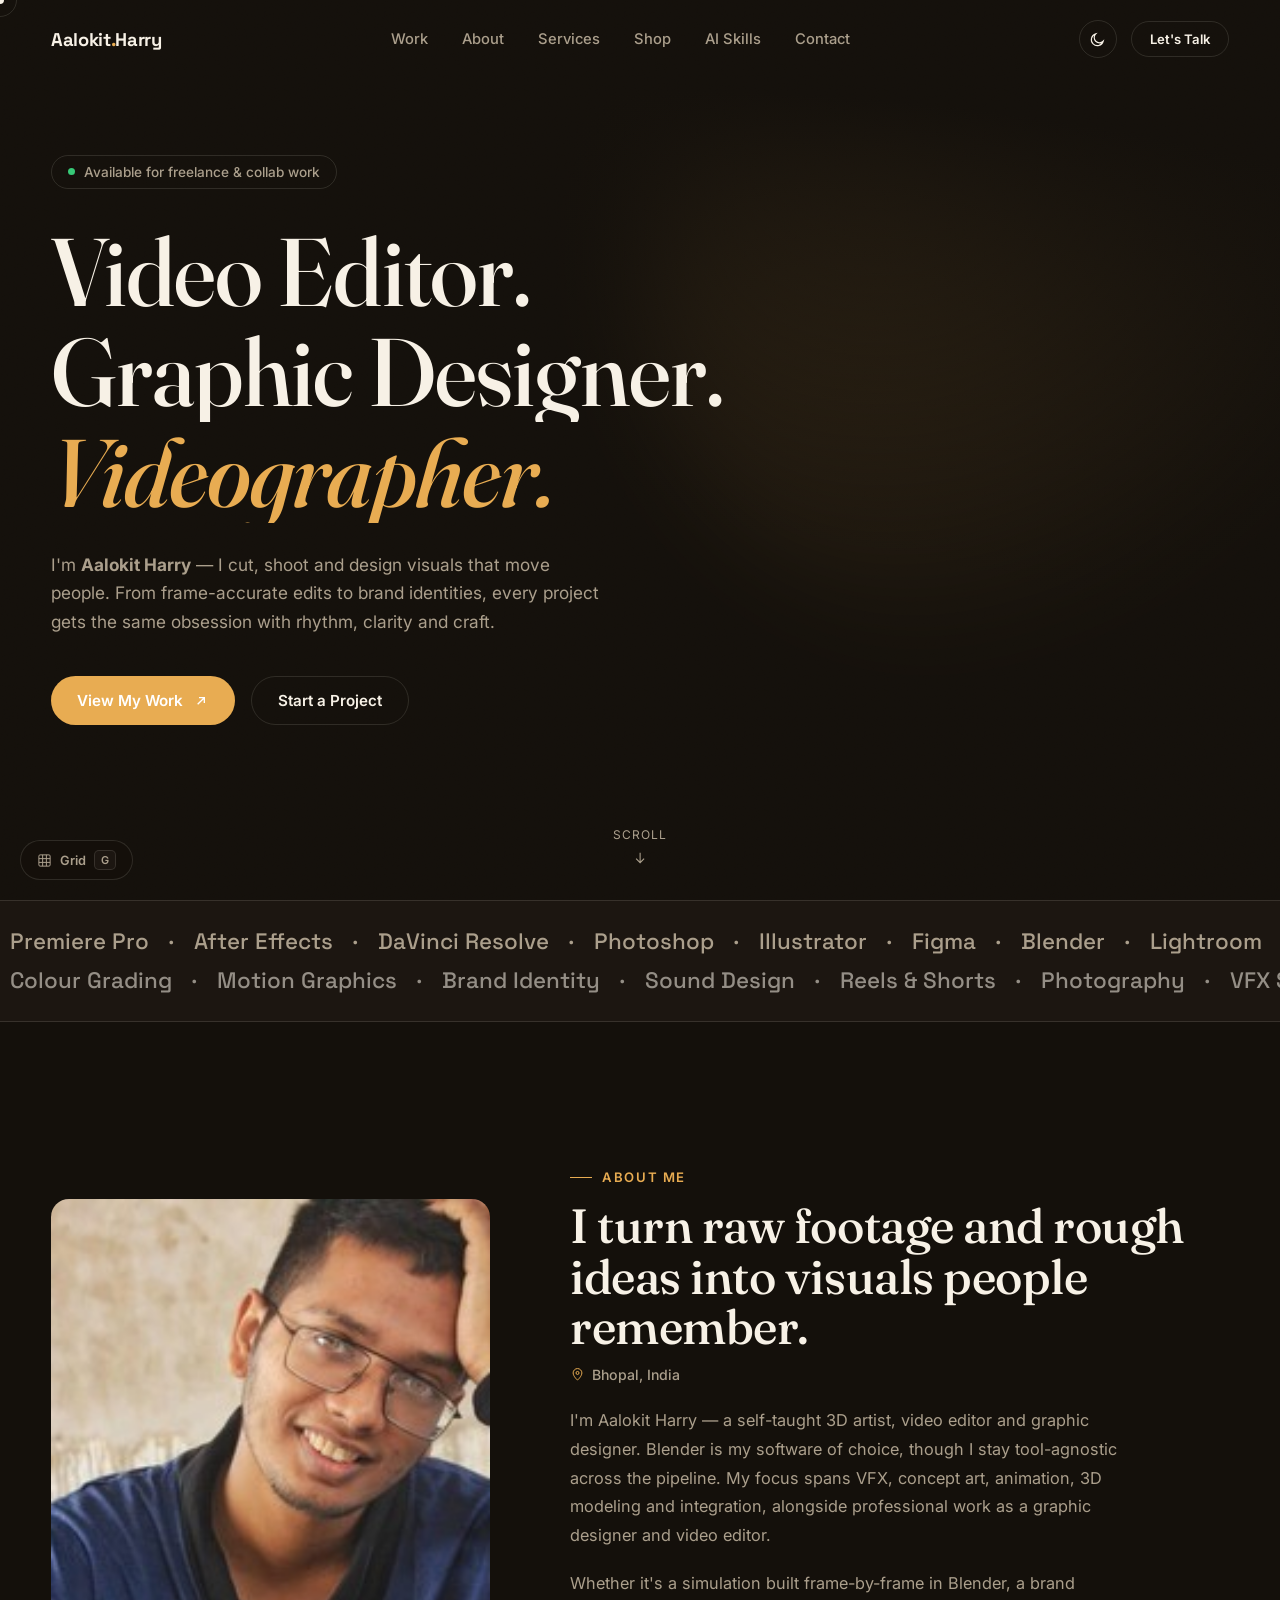
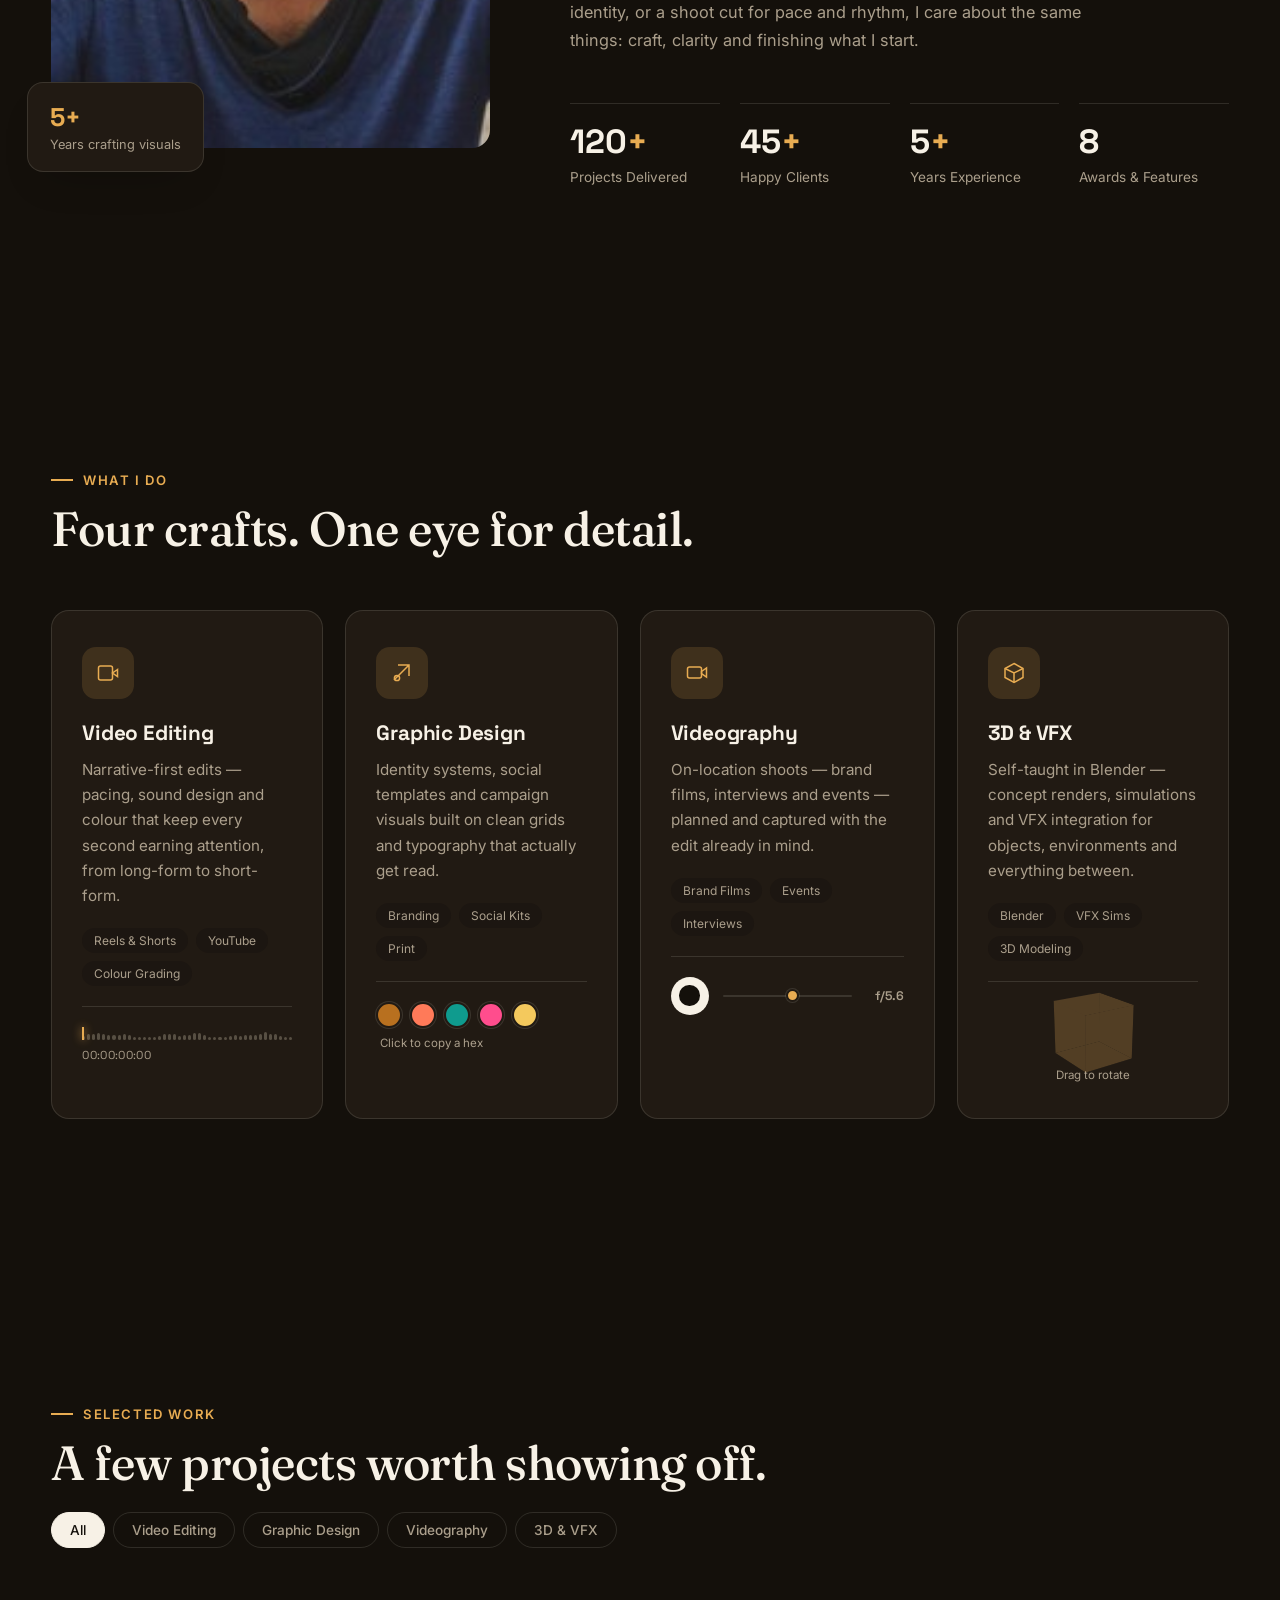
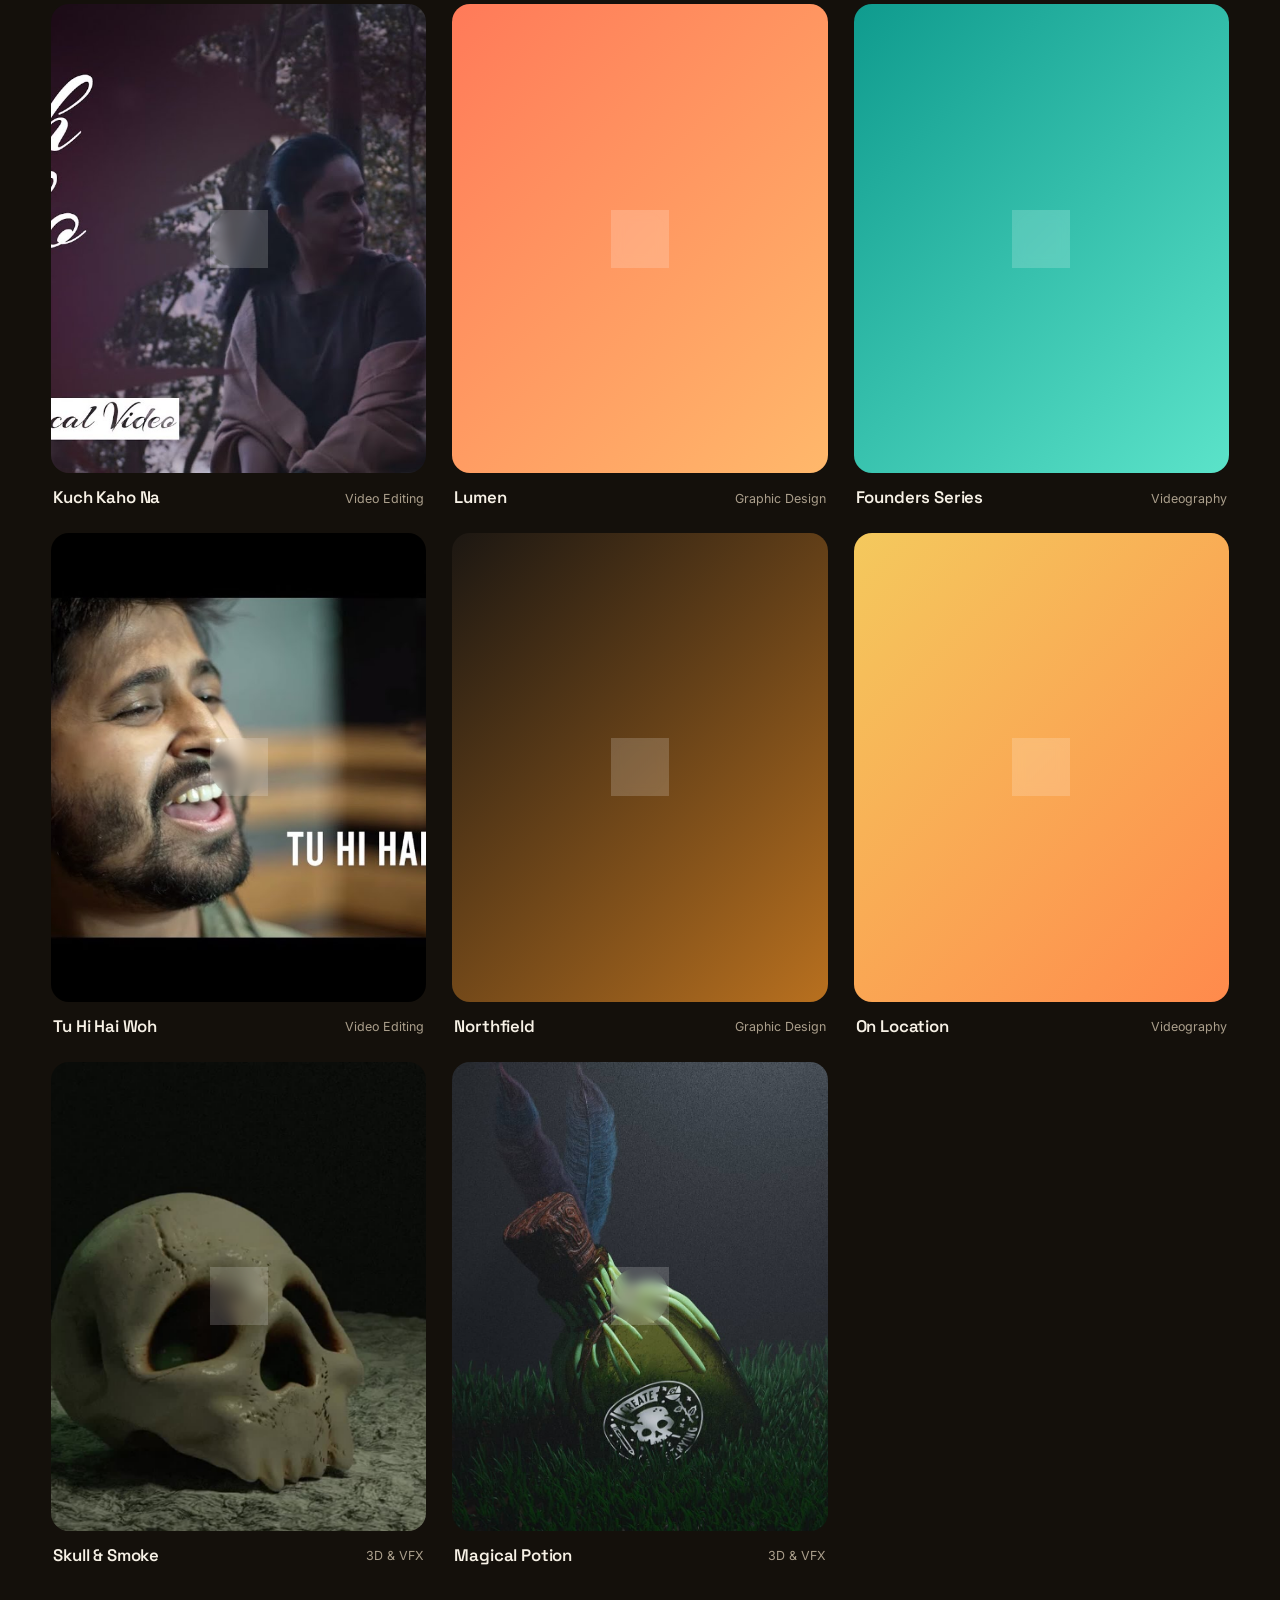
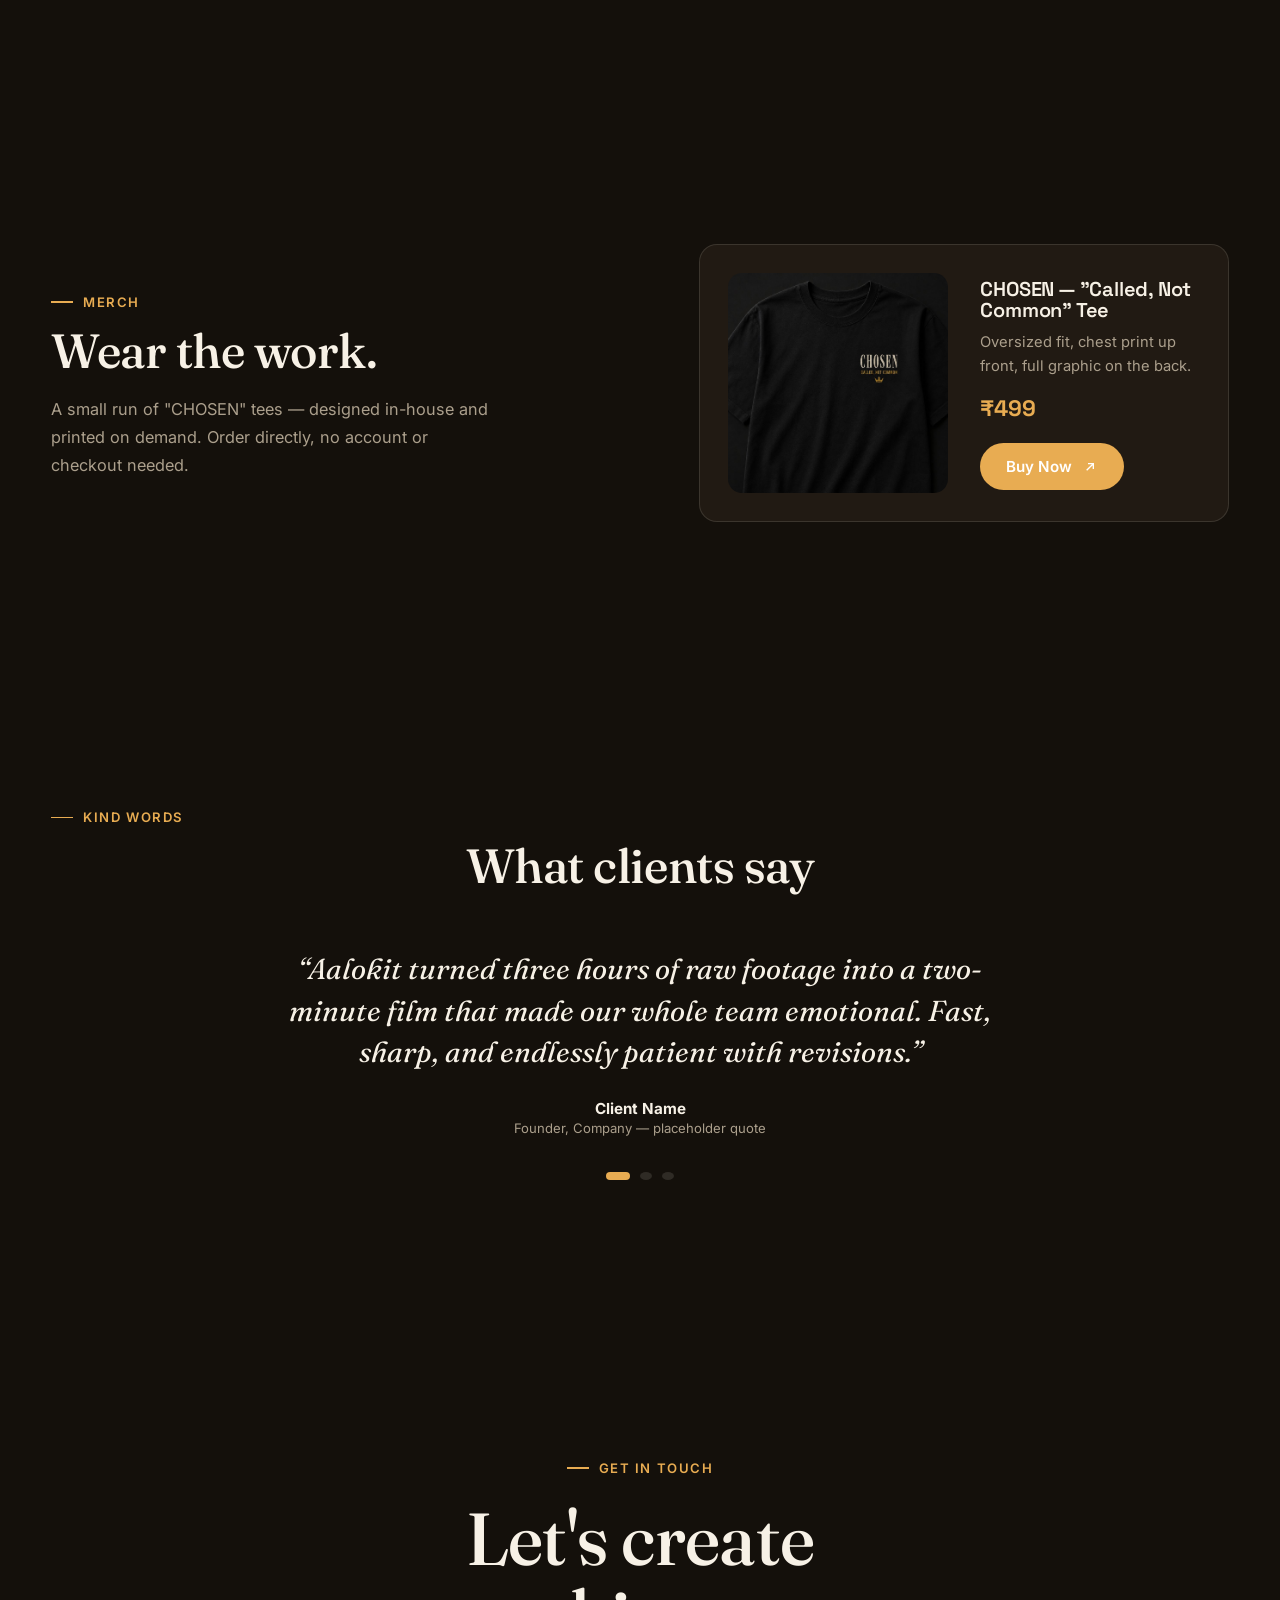
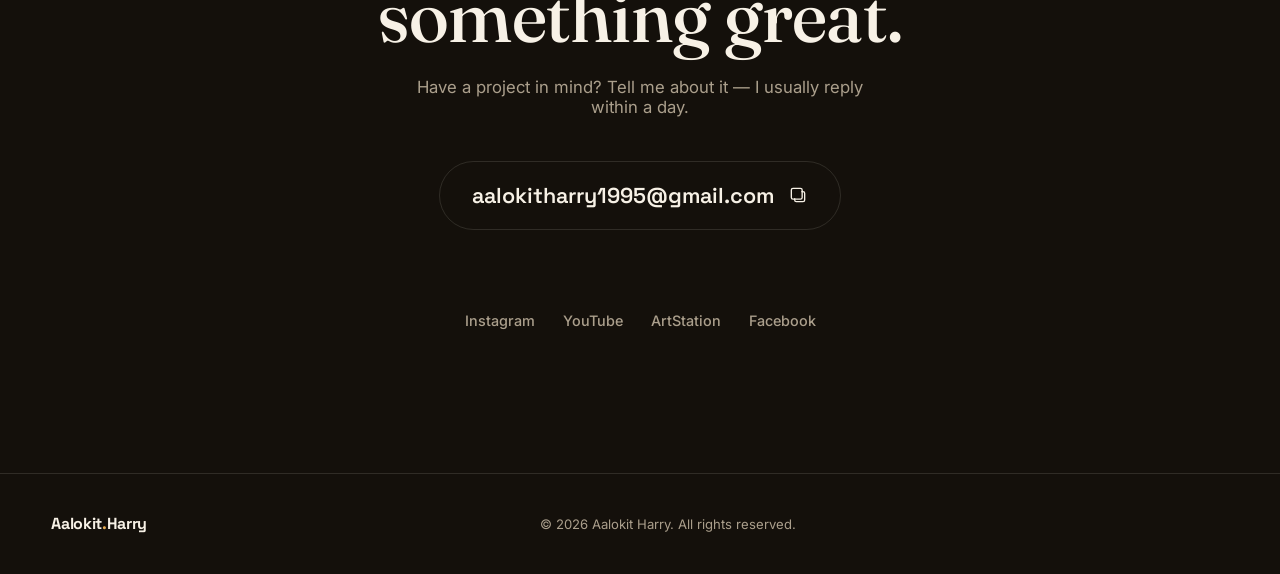
<file: index.html>
<!DOCTYPE html>
<html lang="en" data-theme="dark">
<head>
<meta charset="UTF-8">
<meta name="viewport" content="width=device-width, initial-scale=1.0">
<title>Aalokit Harry — Video Editor · Graphic Designer · Videographer · 3D Artist</title>
<meta name="description" content="Aalokit Harry is a video editor, graphic designer, videographer and self-taught 3D/VFX artist based in Bhopal, India, crafting fluid, story-driven visuals for brands and creators.">
<meta name="google-adsense-account" content="ca-pub-5271255119909349">
<script async src="https://pagead2.googlesyndication.com/pagead/js/adsbygoogle.js?client=ca-pub-5271255119909349" crossorigin="anonymous"></script>

<!-- Favicon -->
<link rel="icon" href="assets/favicon.svg" type="image/svg+xml">

<!-- Fonts -->
<link rel="preconnect" href="https://fonts.googleapis.com">
<link rel="preconnect" href="https://fonts.gstatic.com" crossorigin>
<link href="https://fonts.googleapis.com/css2?family=Fraunces:ital,wght@0,400;0,500;0,600;1,400;1,500;1,600&family=Space+Grotesk:wght@400;500;600;700&family=Inter:wght@400;500;600;700&display=swap" rel="stylesheet">

<link rel="stylesheet" href="css/style.css?v=23">
</head>
<body>

<!-- ============ PRELOADER ============ -->
<div class="preloader" id="preloader" aria-hidden="true">
  <div class="preloader__mark">AH</div>
  <div class="preloader__bar"><span id="preloaderFill"></span></div>
</div>

<!-- ============ CUSTOM CURSOR ============ -->
<div class="cursor" id="cursorDot" aria-hidden="true"></div>
<div class="cursor cursor--ring" id="cursorRing" aria-hidden="true"></div>

<!-- ============ NOISE / GRAIN OVERLAY ============ -->
<div class="grain" aria-hidden="true"></div>

<!-- ============ DESIGNER GRID OVERLAY ============ -->
<div class="grid-overlay" id="gridOverlay" aria-hidden="true">
  <div class="grid-overlay__cols container">
    <span></span><span></span><span></span><span></span><span></span><span></span>
    <span></span><span></span><span></span><span></span><span></span><span></span>
  </div>
</div>
<button class="grid-toggle" id="gridToggle" aria-label="Toggle design grid" data-cursor="link">
  <svg viewBox="0 0 24 24" fill="none" stroke="currentColor" stroke-width="1.6"><rect x="3" y="3" width="18" height="18" rx="2"/><path d="M9 3v18M15 3v18M3 9h18M3 15h18"/></svg>
  <span>Grid</span>
  <kbd>G</kbd>
</button>

<!-- ============ HEADER ============ -->
<header class="site-header" id="siteHeader">
  <div class="container header__inner">
    <a href="#top" class="logo" data-cursor="link">Aalokit<span>.</span>Harry</a>

    <nav class="nav" id="primaryNav">
      <a href="#work" data-cursor="link">Work</a>
      <a href="#about" data-cursor="link">About</a>
      <a href="#services" data-cursor="link">Services</a>
      <a href="#shop" data-cursor="link">Shop</a>
      <a href="ai-skills.html" data-cursor="link">AI Skills</a>
      <a href="#contact" data-cursor="link">Contact</a>
    </nav>

    <div class="header__actions">
      <button class="theme-toggle" id="themeToggle" aria-label="Toggle dark mode" data-cursor="link">
        <svg class="icon-sun" viewBox="0 0 24 24" fill="none" stroke="currentColor" stroke-width="1.6"><circle cx="12" cy="12" r="4.2"/><path d="M12 2.5v2.6M12 18.9v2.6M4.5 12H2M22 12h-2.5M5.6 5.6l1.8 1.8M16.6 16.6l1.8 1.8M18.4 5.6l-1.8 1.8M7.4 16.6l-1.8 1.8"/></svg>
        <svg class="icon-moon" viewBox="0 0 24 24" fill="none" stroke="currentColor" stroke-width="1.6"><path d="M20 14.5A8.5 8.5 0 1 1 9.5 4a6.8 6.8 0 0 0 10.5 10.5Z"/></svg>
      </button>
      <a href="#contact" class="btn btn--sm btn--outline nav-cta" data-cursor="link">Let's Talk</a>
      <button class="burger" id="burgerBtn" aria-label="Open menu" aria-expanded="false">
        <span></span><span></span>
      </button>
    </div>
  </div>

</header>

<!-- Mobile fullscreen menu (kept outside <header> so its own position:fixed
     is never re-parented by the header's scroll-hide transform) -->
<div class="mobile-menu" id="mobileMenu">
  <nav>
    <a href="#work">Work</a>
    <a href="#about">About</a>
    <a href="#services">Services</a>
    <a href="#shop">Shop</a>
    <a href="ai-skills.html">AI Skills</a>
    <a href="#contact">Contact</a>
  </nav>
  <div class="mobile-menu__foot">
    <a href="mailto:aalokitharry1995@gmail.com">aalokitharry1995@gmail.com</a>
    <div class="mobile-menu__social">
      <a href="https://www.instagram.com/aalokit" target="_blank" rel="noopener">Instagram</a>
      <a href="https://www.youtube.com/@AalokitHarry" target="_blank" rel="noopener">YouTube</a>
      <a href="https://www.artstation.com/aalokitharry" target="_blank" rel="noopener">ArtStation</a>
    </div>
  </div>
</div>

<main id="top">

  <!-- ============ HERO ============ -->
  <section class="hero" id="hero">
    <div class="hero__blob" aria-hidden="true"></div>
    <div class="container hero__inner">
      <p class="eyebrow reveal-up">
        <span class="dot-live"></span> Available for freelance &amp; collab work
      </p>

      <h1 class="hero__title">
        <span class="line"><span class="reveal-line">Video Editor.</span></span>
        <span class="line"><span class="reveal-line">Graphic Designer.</span></span>
        <span class="line"><span class="reveal-line hero__title--accent">Videographer.</span></span>
      </h1>

      <p class="hero__sub reveal-up" data-delay="1">
        I'm <strong>Aalokit Harry</strong> — I cut, shoot and design visuals that move people.
        From frame-accurate edits to brand identities, every project gets the same obsession
        with rhythm, clarity and craft.
      </p>

      <div class="hero__ctas reveal-up" data-delay="2">
        <a href="#work" class="btn btn--primary magnetic" data-cursor="link">
          <span>View My Work</span>
          <svg viewBox="0 0 24 24" fill="none" stroke="currentColor" stroke-width="2"><path d="M7 17 17 7M9 7h8v8"/></svg>
        </a>
        <a href="#contact" class="btn btn--ghost magnetic" data-cursor="link">Start a Project</a>
      </div>
    </div>

    <a href="#marquee" class="scroll-cue" data-cursor="link" aria-label="Scroll down">
      <span>Scroll</span>
      <svg viewBox="0 0 24 24" fill="none" stroke="currentColor" stroke-width="1.6"><path d="M12 4v15M6 13l6 6 6-6"/></svg>
    </a>
  </section>

  <!-- ============ MARQUEE ============ -->
  <section class="marquee-section" id="marquee">
    <div class="marquee" data-speed="normal">
      <div class="marquee__track">
        <span>Premiere&nbsp;Pro</span><span>·</span><span>After&nbsp;Effects</span><span>·</span>
        <span>DaVinci&nbsp;Resolve</span><span>·</span><span>Photoshop</span><span>·</span>
        <span>Illustrator</span><span>·</span><span>Figma</span><span>·</span>
        <span>Blender</span><span>·</span><span>Lightroom</span><span>·</span>
        <span>Premiere&nbsp;Pro</span><span>·</span><span>After&nbsp;Effects</span><span>·</span>
        <span>DaVinci&nbsp;Resolve</span><span>·</span><span>Photoshop</span><span>·</span>
        <span>Illustrator</span><span>·</span><span>Figma</span><span>·</span>
        <span>Blender</span><span>·</span><span>Lightroom</span><span>·</span>
      </div>
    </div>
    <div class="marquee marquee--reverse">
      <div class="marquee__track">
        <span>Colour&nbsp;Grading</span><span>·</span><span>Motion&nbsp;Graphics</span><span>·</span>
        <span>Brand&nbsp;Identity</span><span>·</span><span>Sound&nbsp;Design</span><span>·</span>
        <span>Reels&nbsp;&amp;&nbsp;Shorts</span><span>·</span><span>Photography</span><span>·</span><span>VFX&nbsp;Simulation</span><span>·</span>
        <span>Colour&nbsp;Grading</span><span>·</span><span>Motion&nbsp;Graphics</span><span>·</span>
        <span>Brand&nbsp;Identity</span><span>·</span><span>Sound&nbsp;Design</span><span>·</span>
        <span>Reels&nbsp;&amp;&nbsp;Shorts</span><span>·</span><span>Photography</span><span>·</span><span>VFX&nbsp;Simulation</span><span>·</span>
      </div>
    </div>
  </section>

  <!-- ============ ABOUT ============ -->
  <section class="about" id="about">
    <div class="container about__inner">
      <div class="about__media reveal-up">
        <div class="about__frame">
          <img src="assets/profile-photo-large.jpg" alt="Aalokit Harry" class="about__photo">
        </div>
        <div class="about__badge">
          <strong>5+</strong>
          <span>Years crafting visuals</span>
        </div>
      </div>

      <div class="about__content">
        <p class="section-eyebrow reveal-up">About Me</p>
        <h2 class="section-title reveal-up">
          I turn raw footage and rough ideas into visuals people remember.
        </h2>
        <p class="about__location reveal-up">
          <svg viewBox="0 0 24 24" fill="none" stroke="currentColor" stroke-width="1.6"><path d="M12 21s7-6.1 7-11.5A7 7 0 0 0 5 9.5C5 14.9 12 21 12 21Z"/><circle cx="12" cy="9.5" r="2.4"/></svg>
          Bhopal, India
        </p>
        <p class="about__text reveal-up" data-delay="1">
          I'm Aalokit Harry — a self-taught 3D artist, video editor and graphic designer.
          Blender is my software of choice, though I stay tool-agnostic across the pipeline.
          My focus spans VFX, concept art, animation, 3D modeling and integration, alongside
          professional work as a graphic designer and video editor.
        </p>
        <p class="about__text reveal-up" data-delay="2">
          Whether it's a simulation built frame-by-frame in Blender, a brand identity, or a
          shoot cut for pace and rhythm, I care about the same things: craft, clarity and
          finishing what I start.
        </p>

        <div class="stats reveal-up" data-delay="2">
          <div class="stat">
            <span class="stat__num" data-count="120">0</span><span class="stat__plus">+</span>
            <p>Projects Delivered</p>
          </div>
          <div class="stat">
            <span class="stat__num" data-count="45">0</span><span class="stat__plus">+</span>
            <p>Happy Clients</p>
          </div>
          <div class="stat">
            <span class="stat__num" data-count="5">0</span><span class="stat__plus">+</span>
            <p>Years Experience</p>
          </div>
          <div class="stat">
            <span class="stat__num" data-count="8">0</span>
            <p>Awards &amp; Features</p>
          </div>
        </div>
      </div>
    </div>
  </section>

  <!-- ============ SERVICES ============ -->
  <section class="services" id="services">
    <div class="container">
      <div class="section-head">
        <p class="section-eyebrow reveal-up">What I Do</p>
        <h2 class="section-title reveal-up">Four crafts. One eye for detail.</h2>
      </div>

      <div class="services__grid">
        <article class="service-card reveal-up">
          <div class="service-card__icon">
            <svg viewBox="0 0 24 24" fill="none" stroke="currentColor" stroke-width="1.5"><rect x="2.5" y="5" width="14" height="14" rx="2"/><path d="M21.5 8.5 16.5 12l5 3.5v-7Z"/></svg>
          </div>
          <h3>Video Editing</h3>
          <p>Narrative-first edits — pacing, sound design and colour that keep every second earning attention, from long-form to short-form.</p>
          <ul class="service-card__tags">
            <li>Reels &amp; Shorts</li><li>YouTube</li><li>Colour Grading</li>
          </ul>
          <div class="timeline-toy" id="timelineToy" data-cursor="link">
            <div class="timeline-toy__waveform" id="timelineWaveform" aria-hidden="true"></div>
            <div class="timeline-toy__playhead" id="timelinePlayhead"></div>
          </div>
          <span class="timeline-toy__time" id="timelineTime">00:00:00:00</span>
        </article>

        <article class="service-card reveal-up" data-delay="1">
          <div class="service-card__icon">
            <svg viewBox="0 0 24 24" fill="none" stroke="currentColor" stroke-width="1.5"><path d="M4 19 19 4M8 4h11v11"/><circle cx="7" cy="17" r="2.6"/></svg>
          </div>
          <h3>Graphic Design</h3>
          <p>Identity systems, social templates and campaign visuals built on clean grids and typography that actually get read.</p>
          <ul class="service-card__tags">
            <li>Branding</li><li>Social Kits</li><li>Print</li>
          </ul>
          <div class="palette" data-cursor="link">
            <button class="palette__swatch" style="--swatch:#b8701f" data-hex="#B8701F" aria-label="Copy hex B8701F"></button>
            <button class="palette__swatch" style="--swatch:#ff7a59" data-hex="#FF7A59" aria-label="Copy hex FF7A59"></button>
            <button class="palette__swatch" style="--swatch:#0f9b8e" data-hex="#0F9B8E" aria-label="Copy hex 0F9B8E"></button>
            <button class="palette__swatch" style="--swatch:#ff4d8d" data-hex="#FF4D8D" aria-label="Copy hex FF4D8D"></button>
            <button class="palette__swatch" style="--swatch:#f4c95d" data-hex="#F4C95D" aria-label="Copy hex F4C95D"></button>
            <span class="palette__hint">Click to copy a hex</span>
          </div>
        </article>

        <article class="service-card reveal-up" data-delay="2">
          <div class="service-card__icon">
            <svg viewBox="0 0 24 24" fill="none" stroke="currentColor" stroke-width="1.5"><rect x="2.5" y="6" width="14" height="11" rx="2"/><path d="M16.5 10.5 21.5 7v9l-5-3.5Z"/></svg>
          </div>
          <h3>Videography</h3>
          <p>On-location shoots — brand films, interviews and events — planned and captured with the edit already in mind.</p>
          <ul class="service-card__tags">
            <li>Brand Films</li><li>Events</li><li>Interviews</li>
          </ul>
          <div class="aperture-toy" data-cursor="link">
            <div class="aperture-toy__ring">
              <div class="aperture-toy__iris" id="apertureIris"></div>
            </div>
            <input type="range" class="aperture-toy__slider" id="apertureSlider" min="0" max="100" value="55" aria-label="Aperture">
            <span class="aperture-toy__value" id="apertureValue">f/5.6</span>
          </div>
        </article>

        <article class="service-card reveal-up" data-delay="3">
          <div class="service-card__icon">
            <svg viewBox="0 0 24 24" fill="none" stroke="currentColor" stroke-width="1.5"><path d="M12 2.5 21 7.5v9L12 21.5 3 16.5v-9L12 2.5Z"/><path d="M3 7.5 12 12l9-4.5M12 12v9.5"/></svg>
          </div>
          <h3>3D &amp; VFX</h3>
          <p>Self-taught in Blender — concept renders, simulations and VFX integration for objects, environments and everything between.</p>
          <ul class="service-card__tags">
            <li>Blender</li><li>VFX Sims</li><li>3D Modeling</li>
          </ul>
          <div class="cube-toy" data-cursor="link">
            <div class="cube-toy__stage">
              <div class="cube-toy__cube" id="cubeToy">
                <div class="cube-toy__face cube-toy__face--front"></div>
                <div class="cube-toy__face cube-toy__face--back"></div>
                <div class="cube-toy__face cube-toy__face--right"></div>
                <div class="cube-toy__face cube-toy__face--left"></div>
                <div class="cube-toy__face cube-toy__face--top"></div>
                <div class="cube-toy__face cube-toy__face--bottom"></div>
              </div>
            </div>
            <span class="cube-toy__hint">Drag to rotate</span>
          </div>
        </article>
      </div>
    </div>
  </section>

  <!-- ============ WORK ============ -->
  <section class="work" id="work">
    <div class="container">
      <div class="section-head section-head--split">
        <div>
          <p class="section-eyebrow reveal-up">Selected Work</p>
          <h2 class="section-title reveal-up">A few projects worth showing off.</h2>
        </div>
        <div class="filters reveal-up" role="tablist" aria-label="Filter projects">
          <button class="filter-btn is-active" data-filter="all">All</button>
          <button class="filter-btn" data-filter="video">Video Editing</button>
          <button class="filter-btn" data-filter="design">Graphic Design</button>
          <button class="filter-btn" data-filter="photo">Videography</button>
          <button class="filter-btn" data-filter="3d">3D &amp; VFX</button>
        </div>
      </div>

      <div class="work__grid" id="workGrid">
        <!-- Cards injected/duplicated pattern; written statically for clarity -->
        <article class="work-card reveal-up" data-cat="video" data-title="Kuch Kaho Na — Lyrical Video" data-desc="Official lyrical video edit for Indian Pariah Pictures' Ghar Pe Bataao — pacing, colour grade and on-screen lyric timing cut to match the track." data-tag="Video Editing" data-youtube="ZPs_RNQSldU">
          <div class="work-card__media" data-cursor="view">
            <img src="assets/work-kuch-kaho-na.jpg" alt="Kuch Kaho Na — lyrical video thumbnail">
            <span class="play-icon"><svg viewBox="0 0 24 24" fill="currentColor"><path d="M8 5v14l11-7z"/></svg></span>
          </div>
          <div class="work-card__info">
            <h3>Kuch Kaho Na</h3>
            <span>Video Editing</span>
          </div>
        </article>

        <article class="work-card reveal-up" data-delay="1" data-cat="design" data-title="Lumen — Brand Identity" data-desc="Full identity system: logo, type pairing and a social template kit for a lighting-design studio. (Replace with your real project images.)" data-tag="Graphic Design">
          <div class="work-card__media grad-2" data-cursor="view">
            <span class="frame-icon"><svg viewBox="0 0 24 24" fill="none" stroke="currentColor" stroke-width="1.5"><rect x="3" y="3" width="18" height="18" rx="2"/><circle cx="8.5" cy="8.5" r="1.6"/><path d="M21 15l-5-5-11 11"/></svg></span>
          </div>
          <div class="work-card__info">
            <h3>Lumen</h3>
            <span>Graphic Design</span>
          </div>
        </article>

        <article class="work-card reveal-up" data-delay="2" data-cat="photo" data-title="Founders Series — Interviews" data-desc="A four-part interview shoot, single-camera setup with natural light, cut into a short documentary series. (Replace with your real footage.)" data-tag="Videography">
          <div class="work-card__media grad-3" data-cursor="view">
            <span class="play-icon"><svg viewBox="0 0 24 24" fill="currentColor"><path d="M8 5v14l11-7z"/></svg></span>
          </div>
          <div class="work-card__info">
            <h3>Founders Series</h3>
            <span>Videography</span>
          </div>
        </article>

        <article class="work-card reveal-up" data-cat="video" data-title="Tu Hi Hai Woh — Film Version" data-desc="Film-version edit for Indian Pariah Pictures' Ghar Pe Bataao — performance footage cut and paced for the full song version." data-tag="Video Editing" data-youtube="kTlt9wUHbaM">
          <div class="work-card__media" data-cursor="view">
            <img src="assets/work-tu-hi-hai-woh.jpg" alt="Tu Hi Hai Woh — film version thumbnail">
            <span class="play-icon"><svg viewBox="0 0 24 24" fill="currentColor"><path d="M8 5v14l11-7z"/></svg></span>
          </div>
          <div class="work-card__info">
            <h3>Tu Hi Hai Woh</h3>
            <span>Video Editing</span>
          </div>
        </article>

        <article class="work-card reveal-up" data-delay="1" data-cat="design" data-title="Northfield — Poster Series" data-desc="Typographic poster series for a music festival, built on a modular grid system. (Replace with your real project images.)" data-tag="Graphic Design">
          <div class="work-card__media grad-5" data-cursor="view">
            <span class="frame-icon"><svg viewBox="0 0 24 24" fill="none" stroke="currentColor" stroke-width="1.5"><rect x="3" y="3" width="18" height="18" rx="2"/><circle cx="8.5" cy="8.5" r="1.6"/><path d="M21 15l-5-5-11 11"/></svg></span>
          </div>
          <div class="work-card__info">
            <h3>Northfield</h3>
            <span>Graphic Design</span>
          </div>
        </article>

        <article class="work-card reveal-up" data-delay="2" data-cat="photo" data-title="On Location — Event Coverage" data-desc="Full-day multi-camera event coverage, delivered as a same-week highlight edit. (Replace with your real footage.)" data-tag="Videography">
          <div class="work-card__media grad-6" data-cursor="view">
            <span class="play-icon"><svg viewBox="0 0 24 24" fill="currentColor"><path d="M8 5v14l11-7z"/></svg></span>
          </div>
          <div class="work-card__info">
            <h3>On Location</h3>
            <span>Videography</span>
          </div>
        </article>

        <article class="work-card reveal-up" data-cat="3d" data-title="Skull &amp; Smoke Simulation" data-desc="A stylised skull, fully modeled, shaded and lit in Blender, with a hand-tuned smoke simulation drifting through the eye sockets." data-tag="3D &amp; VFX">
          <div class="work-card__media" data-cursor="view">
            <img src="assets/work-skull-smoke.jpg" alt="Skull &amp; Smoke Simulation — Blender 3D render">
            <span class="play-icon"><svg viewBox="0 0 24 24" fill="currentColor"><path d="M8 5v14l11-7z"/></svg></span>
          </div>
          <div class="work-card__info">
            <h3>Skull &amp; Smoke</h3>
            <span>3D &amp; VFX</span>
          </div>
        </article>

        <article class="work-card reveal-up" data-delay="1" data-cat="3d" data-title="Magical Potion" data-desc="A hand-modeled fantasy potion bottle — procedural glass and liquid shading, feather detailing and studio lighting, built in Blender." data-tag="3D &amp; VFX">
          <div class="work-card__media" data-cursor="view">
            <img src="assets/work-magical-potion.jpg" alt="Magical Potion — Blender 3D render">
            <span class="frame-icon"><svg viewBox="0 0 24 24" fill="none" stroke="currentColor" stroke-width="1.5"><rect x="3" y="3" width="18" height="18" rx="2"/><circle cx="8.5" cy="8.5" r="1.6"/><path d="M21 15l-5-5-11 11"/></svg></span>
          </div>
          <div class="work-card__info">
            <h3>Magical Potion</h3>
            <span>3D &amp; VFX</span>
          </div>
        </article>
      </div>
    </div>
  </section>

  <!-- ============ SHOP ============ -->
  <section class="shop" id="shop">
    <div class="container shop__inner">
      <div class="shop__text">
        <p class="section-eyebrow reveal-up">Merch</p>
        <h2 class="section-title reveal-up">Wear the work.</h2>
        <p class="shop__desc reveal-up" data-delay="1">
          A small run of "CHOSEN" tees — designed in-house and printed on demand.
          Order directly, no account or checkout needed.
        </p>
      </div>

      <a href="shop-tee.html" class="shop__product shop__product--link reveal-up" data-delay="1" data-cursor="view">
        <div class="shop__media">
          <img src="assets/shop-tee-front.jpg" alt="CHOSEN — Called, Not Common tee">
        </div>
        <div class="shop__info">
          <h3>CHOSEN — "Called, Not Common" Tee</h3>
          <p>Oversized fit, chest print up front, full graphic on the back.</p>
          <span class="shop__price">₹499</span>
          <span class="btn btn--primary shop__btn magnetic">
            Buy Now
            <svg viewBox="0 0 24 24" fill="none" stroke="currentColor" stroke-width="2"><path d="M7 17 17 7M9 7h8v8"/></svg>
          </span>
        </div>
      </a>
    </div>
  </section>

  <!-- ============ TESTIMONIALS ============ -->
  <section class="testimonials" id="testimonials">
    <div class="container">
      <p class="section-eyebrow reveal-up center">Kind Words</p>
      <h2 class="section-title reveal-up center">What clients say</h2>

      <div class="testi" id="testi">
        <div class="testi__viewport">
          <div class="testi__track" id="testiTrack">
            <blockquote class="testi__slide">
              <p>“Aalokit turned three hours of raw footage into a two-minute film that made our whole team emotional. Fast, sharp, and endlessly patient with revisions.”</p>
              <footer><strong>Client Name</strong><span>Founder, Company — placeholder quote</span></footer>
            </blockquote>
            <blockquote class="testi__slide">
              <p>“The brand identity work was on point from the first draft. Clean, modern, and it actually held up across every platform we used it on.”</p>
              <footer><strong>Client Name</strong><span>Marketing Lead, Company — placeholder quote</span></footer>
            </blockquote>
            <blockquote class="testi__slide">
              <p>“Best collaborator we've worked with for event coverage. Shows up prepared, shoots efficiently, and the turnaround time is unmatched.”</p>
              <footer><strong>Client Name</strong><span>Event Director, Company — placeholder quote</span></footer>
            </blockquote>
          </div>
        </div>
        <div class="testi__dots" id="testiDots"></div>
      </div>
    </div>
  </section>

  <!-- ============ CONTACT ============ -->
  <section class="contact" id="contact">
    <div class="container contact__inner">
      <p class="section-eyebrow reveal-up center">Get In Touch</p>
      <h2 class="contact__title reveal-up center">Let's create<br>something great.</h2>
      <p class="contact__sub reveal-up center">
        Have a project in mind? Tell me about it — I usually reply within a day.
      </p>

      <button class="email-btn reveal-up magnetic" id="copyEmailBtn" data-cursor="link">
        <span id="emailText">aalokitharry1995@gmail.com</span>
        <svg viewBox="0 0 24 24" fill="none" stroke="currentColor" stroke-width="1.6"><rect x="4" y="4" width="13" height="13" rx="2"/><path d="M8 16v2a2 2 0 0 0 2 2h8a2 2 0 0 0 2-2V10a2 2 0 0 0-2-2h-2"/></svg>
      </button>
      <span class="copy-toast" id="copyToast">Copied to clipboard ✓</span>

      <div class="socials reveal-up">
        <a href="https://www.instagram.com/aalokit" target="_blank" rel="noopener" data-cursor="link">Instagram</a>
        <a href="https://www.youtube.com/@AalokitHarry" target="_blank" rel="noopener" data-cursor="link">YouTube</a>
        <a href="https://www.artstation.com/aalokitharry" target="_blank" rel="noopener" data-cursor="link">ArtStation</a>
        <a href="https://www.facebook.com/aalokitharry/" target="_blank" rel="noopener" data-cursor="link">Facebook</a>
      </div>
    </div>
  </section>

</main>

<!-- ============ FOOTER ============ -->
<footer class="site-footer">
  <div class="container footer__inner">
    <a href="#top" class="logo logo--sm" data-cursor="link">Aalokit<span>.</span>Harry</a>
    <p>&copy; <span id="year"></span> Aalokit Harry. All rights reserved.</p>
    <button class="to-top" id="toTopBtn" aria-label="Back to top" data-cursor="link">
      <svg viewBox="0 0 24 24" fill="none" stroke="currentColor" stroke-width="1.8"><path d="M12 19V5M6 11l6-6 6 6"/></svg>
    </button>
  </div>
</footer>

<!-- ============ LIGHTBOX MODAL ============ -->
<div class="modal" id="workModal" aria-hidden="true">
  <div class="modal__backdrop" id="modalBackdrop"></div>
  <div class="modal__panel">
    <button class="modal__close" id="modalClose" aria-label="Close">
      <svg viewBox="0 0 24 24" fill="none" stroke="currentColor" stroke-width="1.8"><path d="M6 6l12 12M18 6 6 18"/></svg>
    </button>
    <div class="modal__media" id="modalMedia"></div>
    <div class="modal__body">
      <span class="modal__tag" id="modalTag"></span>
      <h3 id="modalTitle"></h3>
      <p id="modalDesc"></p>
    </div>
  </div>
</div>

<script src="js/main.js?v=15"></script>
</body>
</html>
</file>
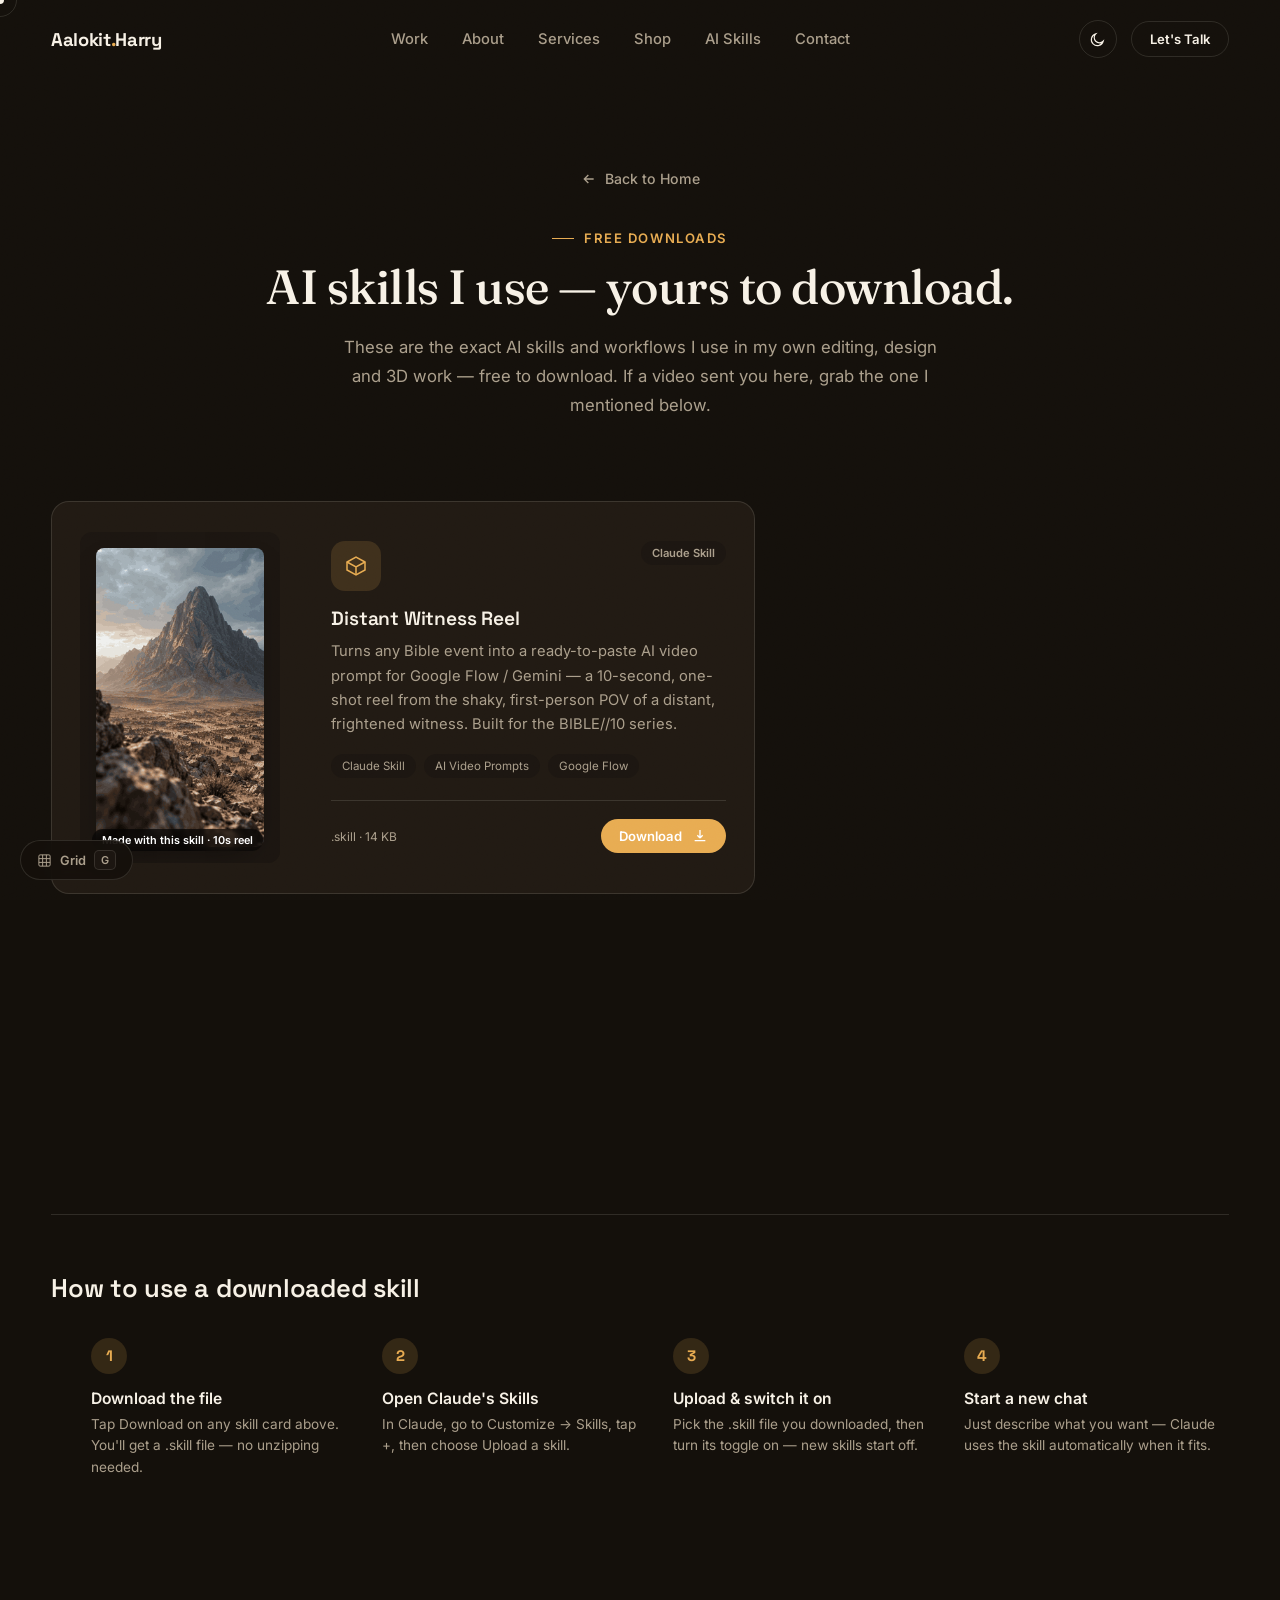
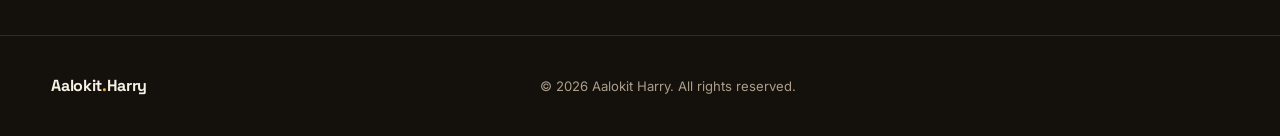
<file: ai-skills.html>
<!DOCTYPE html>
<html lang="en" data-theme="dark">
<head>
<meta charset="UTF-8">
<meta name="viewport" content="width=device-width, initial-scale=1.0">
<title>Free AI Skills — Downloads · Aalokit Harry</title>
<meta name="description" content="Free AI skills and workflows from Aalokit Harry — download the exact tools mentioned in his YouTube and Instagram videos.">
<meta name="google-adsense-account" content="ca-pub-5271255119909349">
<script async src="https://pagead2.googlesyndication.com/pagead/js/adsbygoogle.js?client=ca-pub-5271255119909349" crossorigin="anonymous"></script>

<!-- Favicon -->
<link rel="icon" href="assets/favicon.svg" type="image/svg+xml">

<!-- Fonts -->
<link rel="preconnect" href="https://fonts.googleapis.com">
<link rel="preconnect" href="https://fonts.gstatic.com" crossorigin>
<link href="https://fonts.googleapis.com/css2?family=Fraunces:ital,wght@0,400;0,500;0,600;1,400;1,500;1,600&family=Space+Grotesk:wght@400;500;600;700&family=Inter:wght@400;500;600;700&display=swap" rel="stylesheet">

<link rel="stylesheet" href="css/style.css?v=23">
</head>
<body>

<!-- ============ PRELOADER ============ -->
<div class="preloader" id="preloader" aria-hidden="true">
  <div class="preloader__mark">AH</div>
  <div class="preloader__bar"><span id="preloaderFill"></span></div>
</div>

<!-- ============ CUSTOM CURSOR ============ -->
<div class="cursor" id="cursorDot" aria-hidden="true"></div>
<div class="cursor cursor--ring" id="cursorRing" aria-hidden="true"></div>

<!-- ============ NOISE / GRAIN OVERLAY ============ -->
<div class="grain" aria-hidden="true"></div>

<!-- ============ DESIGNER GRID OVERLAY ============ -->
<div class="grid-overlay" id="gridOverlay" aria-hidden="true">
  <div class="grid-overlay__cols container">
    <span></span><span></span><span></span><span></span><span></span><span></span>
    <span></span><span></span><span></span><span></span><span></span><span></span>
  </div>
</div>
<button class="grid-toggle" id="gridToggle" aria-label="Toggle design grid" data-cursor="link">
  <svg viewBox="0 0 24 24" fill="none" stroke="currentColor" stroke-width="1.6"><rect x="3" y="3" width="18" height="18" rx="2"/><path d="M9 3v18M15 3v18M3 9h18M3 15h18"/></svg>
  <span>Grid</span>
  <kbd>G</kbd>
</button>

<!-- ============ HEADER ============ -->
<header class="site-header" id="siteHeader">
  <div class="container header__inner">
    <a href="index.html" class="logo" data-cursor="link">Aalokit<span>.</span>Harry</a>

    <nav class="nav" id="primaryNav">
      <a href="index.html#work" data-cursor="link">Work</a>
      <a href="index.html#about" data-cursor="link">About</a>
      <a href="index.html#services" data-cursor="link">Services</a>
      <a href="index.html#shop" data-cursor="link">Shop</a>
      <a href="ai-skills.html" data-cursor="link">AI Skills</a>
      <a href="index.html#contact" data-cursor="link">Contact</a>
    </nav>

    <div class="header__actions">
      <button class="theme-toggle" id="themeToggle" aria-label="Toggle dark mode" data-cursor="link">
        <svg class="icon-sun" viewBox="0 0 24 24" fill="none" stroke="currentColor" stroke-width="1.6"><circle cx="12" cy="12" r="4.2"/><path d="M12 2.5v2.6M12 18.9v2.6M4.5 12H2M22 12h-2.5M5.6 5.6l1.8 1.8M16.6 16.6l1.8 1.8M18.4 5.6l-1.8 1.8M7.4 16.6l-1.8 1.8"/></svg>
        <svg class="icon-moon" viewBox="0 0 24 24" fill="none" stroke="currentColor" stroke-width="1.6"><path d="M20 14.5A8.5 8.5 0 1 1 9.5 4a6.8 6.8 0 0 0 10.5 10.5Z"/></svg>
      </button>
      <a href="index.html#contact" class="btn btn--sm btn--outline nav-cta" data-cursor="link">Let's Talk</a>
      <button class="burger" id="burgerBtn" aria-label="Open menu" aria-expanded="false">
        <span></span><span></span>
      </button>
    </div>
  </div>

</header>

<div class="mobile-menu" id="mobileMenu">
  <nav>
    <a href="index.html#work">Work</a>
    <a href="index.html#about">About</a>
    <a href="index.html#services">Services</a>
    <a href="index.html#shop">Shop</a>
    <a href="ai-skills.html">AI Skills</a>
    <a href="index.html#contact">Contact</a>
  </nav>
  <div class="mobile-menu__foot">
    <a href="mailto:aalokitharry1995@gmail.com">aalokitharry1995@gmail.com</a>
    <div class="mobile-menu__social">
      <a href="https://www.instagram.com/aalokit" target="_blank" rel="noopener">Instagram</a>
      <a href="https://www.youtube.com/@AalokitHarry" target="_blank" rel="noopener">YouTube</a>
      <a href="https://www.artstation.com/aalokitharry" target="_blank" rel="noopener">ArtStation</a>
    </div>
  </div>
</div>

<main>

  <!-- ============ SKILLS HERO ============ -->
  <section class="skills-hero">
    <div class="container">
      <a href="index.html" class="back-link reveal-up" data-cursor="link">
        <svg viewBox="0 0 24 24" fill="none" stroke="currentColor" stroke-width="2"><path d="M19 12H5M11 18l-6-6 6-6"/></svg>
        Back to Home
      </a>

      <p class="section-eyebrow reveal-up center">Free Downloads</p>
      <h1 class="section-title reveal-up center">AI skills I use — yours to download.</h1>
      <p class="skills-hero__sub reveal-up center" data-delay="1">
        These are the exact AI skills and workflows I use in my own editing, design and 3D work —
        free to download. If a video sent you here, grab the one I mentioned below.
      </p>
    </div>
  </section>

  <!-- ============ SKILLS GRID ============ -->
  <section class="skills">
    <div class="container">
      <div class="skills-grid" id="skillsGrid">

        <!-- Each skill is one .skill-card. To add the next one, duplicate this
             block, swap the title/description/tags/meta, drop the real file
             in assets/skills/, and point the Download link at it. -->
        <article class="skill-card skill-card--feature reveal-up">
          <figure class="skill-card__media">
            <img src="assets/skills/distant-witness-reel-preview.gif" width="240" height="427" loading="lazy" alt="A reel made with the Distant Witness skill: a shaky first-person view of Mount Sinai from far away, tiny figures below the smoking mountain">
            <figcaption class="skill-card__media-tag">Made with this skill &middot; 10s reel</figcaption>
          </figure>
          <div class="skill-card__body">
            <div class="skill-card__top">
              <div class="skill-card__icon">
                <svg viewBox="0 0 24 24" fill="none" stroke="currentColor" stroke-width="1.5"><path d="M21 8 12 3 3 8v8l9 5 9-5V8Z"/><path d="M3 8l9 5 9-5M12 13v8"/></svg>
              </div>
              <span class="skill-card__badge">Claude Skill</span>
            </div>
            <h3>Distant Witness Reel</h3>
            <p>Turns any Bible event into a ready-to-paste AI video prompt for Google Flow / Gemini — a 10-second, one-shot reel from the shaky, first-person POV of a distant, frightened witness. Built for the BIBLE//10 series.</p>
            <ul class="skill-card__tags">
              <li>Claude Skill</li><li>AI Video Prompts</li><li>Google Flow</li>
            </ul>
            <div class="skill-card__foot">
              <span class="skill-card__meta">.skill &middot; 14 KB</span>
              <a href="assets/skills/distant-witness-reel.skill" download class="btn btn--primary btn--sm magnetic" data-cursor="link">
                Download
                <svg viewBox="0 0 24 24" fill="none" stroke="currentColor" stroke-width="2"><path d="M12 3v12m0 0 4-4m-4 4-4-4M4 19h16"/></svg>
              </a>
            </div>
          </div>
        </article>

      </div>
    </div>
  </section>

  <!-- ============ HOW IT WORKS ============ -->
  <section class="skills-steps">
    <div class="container">
      <div class="order-steps reveal-up">
        <h2>How to use a downloaded skill</h2>
        <ol>
          <li>
            <span class="order-steps__num">1</span>
            <div><strong>Download the file</strong><p>Tap Download on any skill card above. You'll get a .skill file — no unzipping needed.</p></div>
          </li>
          <li>
            <span class="order-steps__num">2</span>
            <div><strong>Open Claude's Skills</strong><p>In Claude, go to Customize &rarr; Skills, tap +, then choose Upload a skill.</p></div>
          </li>
          <li>
            <span class="order-steps__num">3</span>
            <div><strong>Upload &amp; switch it on</strong><p>Pick the .skill file you downloaded, then turn its toggle on — new skills start off.</p></div>
          </li>
          <li>
            <span class="order-steps__num">4</span>
            <div><strong>Start a new chat</strong><p>Just describe what you want — Claude uses the skill automatically when it fits.</p></div>
          </li>
        </ol>
      </div>
    </div>
  </section>

</main>

<!-- ============ FOOTER ============ -->
<footer class="site-footer">
  <div class="container footer__inner">
    <a href="index.html" class="logo logo--sm" data-cursor="link">Aalokit<span>.</span>Harry</a>
    <p>&copy; <span id="year"></span> Aalokit Harry. All rights reserved.</p>
    <button class="to-top" id="toTopBtn" aria-label="Back to top" data-cursor="link">
      <svg viewBox="0 0 24 24" fill="none" stroke="currentColor" stroke-width="1.8"><path d="M12 19V5M6 11l6-6 6 6"/></svg>
    </button>
  </div>
</footer>

<!-- ============ LIGHTBOX MODAL (unused on this page, present so shared JS can safely bind) ============ -->
<div class="modal" id="workModal" aria-hidden="true">
  <div class="modal__backdrop" id="modalBackdrop"></div>
  <div class="modal__panel">
    <button class="modal__close" id="modalClose" aria-label="Close">
      <svg viewBox="0 0 24 24" fill="none" stroke="currentColor" stroke-width="1.8"><path d="M6 6l12 12M18 6 6 18"/></svg>
    </button>
    <div class="modal__media" id="modalMedia"></div>
    <div class="modal__body">
      <span class="modal__tag" id="modalTag"></span>
      <h3 id="modalTitle"></h3>
      <p id="modalDesc"></p>
    </div>
  </div>
</div>

<script src="js/main.js?v=15"></script>
</body>
</html>
</file>
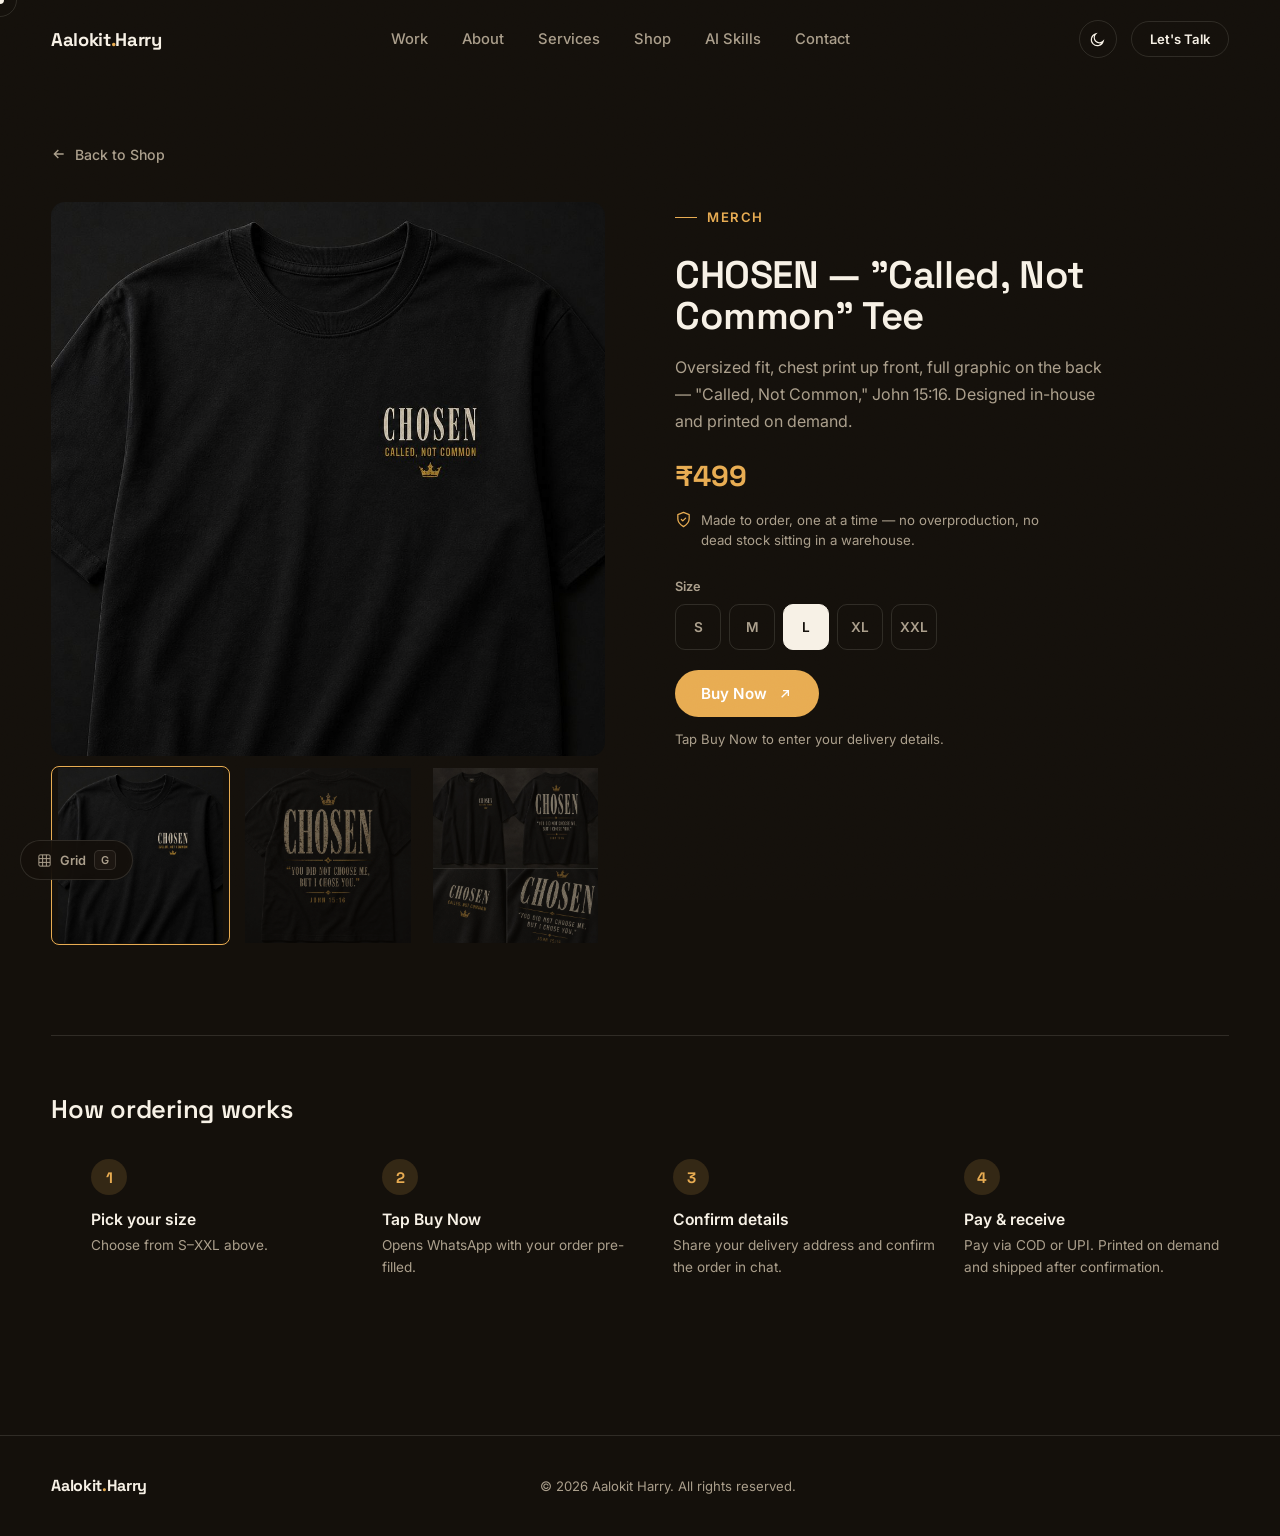
<file: shop-tee.html>
<!DOCTYPE html>
<html lang="en" data-theme="dark">
<head>
<meta charset="UTF-8">
<meta name="viewport" content="width=device-width, initial-scale=1.0">
<title>CHOSEN — "Called, Not Common" Tee · Aalokit Harry</title>
<meta name="description" content="CHOSEN — Called, Not Common tee. Oversized fit, printed on demand. ₹499. Order via WhatsApp, pay COD or UPI.">
<meta name="google-adsense-account" content="ca-pub-5271255119909349">
<script async src="https://pagead2.googlesyndication.com/pagead/js/adsbygoogle.js?client=ca-pub-5271255119909349" crossorigin="anonymous"></script>

<link rel="icon" href="assets/favicon.svg" type="image/svg+xml">

<link rel="preconnect" href="https://fonts.googleapis.com">
<link rel="preconnect" href="https://fonts.gstatic.com" crossorigin>
<link href="https://fonts.googleapis.com/css2?family=Fraunces:ital,wght@0,400;0,500;0,600;1,400;1,500;1,600&family=Space+Grotesk:wght@400;500;600;700&family=Inter:wght@400;500;600;700&display=swap" rel="stylesheet">

<link rel="stylesheet" href="css/style.css?v=23">
</head>
<body>

<!-- ============ PRELOADER ============ -->
<div class="preloader" id="preloader" aria-hidden="true">
  <div class="preloader__mark">AH</div>
  <div class="preloader__bar"><span id="preloaderFill"></span></div>
</div>

<!-- ============ CUSTOM CURSOR ============ -->
<div class="cursor" id="cursorDot" aria-hidden="true"></div>
<div class="cursor cursor--ring" id="cursorRing" aria-hidden="true"></div>

<!-- ============ NOISE / GRAIN OVERLAY ============ -->
<div class="grain" aria-hidden="true"></div>

<!-- ============ DESIGNER GRID OVERLAY ============ -->
<div class="grid-overlay" id="gridOverlay" aria-hidden="true">
  <div class="grid-overlay__cols container">
    <span></span><span></span><span></span><span></span><span></span><span></span>
    <span></span><span></span><span></span><span></span><span></span><span></span>
  </div>
</div>
<button class="grid-toggle" id="gridToggle" aria-label="Toggle design grid" data-cursor="link">
  <svg viewBox="0 0 24 24" fill="none" stroke="currentColor" stroke-width="1.6"><rect x="3" y="3" width="18" height="18" rx="2"/><path d="M9 3v18M15 3v18M3 9h18M3 15h18"/></svg>
  <span>Grid</span>
  <kbd>G</kbd>
</button>

<!-- ============ HEADER ============ -->
<header class="site-header" id="siteHeader">
  <div class="container header__inner">
    <a href="index.html" class="logo" data-cursor="link">Aalokit<span>.</span>Harry</a>

    <nav class="nav" id="primaryNav">
      <a href="index.html#work" data-cursor="link">Work</a>
      <a href="index.html#about" data-cursor="link">About</a>
      <a href="index.html#services" data-cursor="link">Services</a>
      <a href="index.html#shop" data-cursor="link">Shop</a>
      <a href="ai-skills.html" data-cursor="link">AI Skills</a>
      <a href="index.html#contact" data-cursor="link">Contact</a>
    </nav>

    <div class="header__actions">
      <button class="theme-toggle" id="themeToggle" aria-label="Toggle dark mode" data-cursor="link">
        <svg class="icon-sun" viewBox="0 0 24 24" fill="none" stroke="currentColor" stroke-width="1.6"><circle cx="12" cy="12" r="4.2"/><path d="M12 2.5v2.6M12 18.9v2.6M4.5 12H2M22 12h-2.5M5.6 5.6l1.8 1.8M16.6 16.6l1.8 1.8M18.4 5.6l-1.8 1.8M7.4 16.6l-1.8 1.8"/></svg>
        <svg class="icon-moon" viewBox="0 0 24 24" fill="none" stroke="currentColor" stroke-width="1.6"><path d="M20 14.5A8.5 8.5 0 1 1 9.5 4a6.8 6.8 0 0 0 10.5 10.5Z"/></svg>
      </button>
      <a href="index.html#contact" class="btn btn--sm btn--outline nav-cta" data-cursor="link">Let's Talk</a>
      <button class="burger" id="burgerBtn" aria-label="Open menu" aria-expanded="false">
        <span></span><span></span>
      </button>
    </div>
  </div>

</header>

<div class="mobile-menu" id="mobileMenu">
  <nav>
    <a href="index.html#work">Work</a>
    <a href="index.html#about">About</a>
    <a href="index.html#services">Services</a>
    <a href="index.html#shop">Shop</a>
    <a href="ai-skills.html">AI Skills</a>
    <a href="index.html#contact">Contact</a>
  </nav>
  <div class="mobile-menu__foot">
    <a href="mailto:aalokitharry1995@gmail.com">aalokitharry1995@gmail.com</a>
    <div class="mobile-menu__social">
      <a href="https://www.instagram.com/aalokit" target="_blank" rel="noopener">Instagram</a>
      <a href="https://www.youtube.com/@AalokitHarry" target="_blank" rel="noopener">YouTube</a>
      <a href="https://www.artstation.com/aalokitharry" target="_blank" rel="noopener">ArtStation</a>
    </div>
  </div>
</div>

<main>

  <section class="product-page">
    <div class="container">
      <a href="index.html#shop" class="back-link reveal-up" data-cursor="link">
        <svg viewBox="0 0 24 24" fill="none" stroke="currentColor" stroke-width="2"><path d="M19 12H5M11 18l-6-6 6-6"/></svg>
        Back to Shop
      </a>

      <div class="product-page__inner">
        <div class="shop__gallery reveal-up">
          <div class="shop__media">
            <img src="assets/shop-tee-front.jpg" alt="CHOSEN — Called, Not Common tee, front print" id="shopMainImg">
          </div>
          <div class="shop__thumbs">
            <button class="shop__thumb is-active" data-img="assets/shop-tee-front.jpg" aria-label="Front print">
              <img src="assets/shop-tee-front.jpg" alt="">
            </button>
            <button class="shop__thumb" data-img="assets/shop-tee-back.jpg" aria-label="Back print">
              <img src="assets/shop-tee-back.jpg" alt="">
            </button>
            <button class="shop__thumb" data-img="assets/shop-tee-grid.jpg" aria-label="Full detail grid">
              <img src="assets/shop-tee-grid.jpg" alt="">
            </button>
          </div>
        </div>

        <div class="product-page__info reveal-up" data-delay="1">
          <p class="section-eyebrow">Merch</p>
          <h1>CHOSEN — "Called, Not Common" Tee</h1>
          <p class="product-page__desc">
            Oversized fit, chest print up front, full graphic on the back — "Called, Not Common," John 15:16.
            Designed in-house and printed on demand.
          </p>
          <span class="shop__price shop__price--lg">₹499</span>
          <p class="product-page__ethics">
            <svg viewBox="0 0 24 24" fill="none" stroke="currentColor" stroke-width="1.8" stroke-linecap="round" stroke-linejoin="round"><path d="M12 22s8-4.5 8-11V5l-8-3-8 3v6c0 6.5 8 11 8 11Z"/><path d="M9 12l2 2 4-4"/></svg>
            Made to order, one at a time — no overproduction, no dead stock sitting in a warehouse.
          </p>

          <div class="size-selector">
            <span class="size-selector__label">Size</span>
            <div class="size-selector__pills" id="sizePills">
              <button class="size-pill" data-size="S">S</button>
              <button class="size-pill" data-size="M">M</button>
              <button class="size-pill is-active" data-size="L">L</button>
              <button class="size-pill" data-size="XL">XL</button>
              <button class="size-pill" data-size="XXL">XXL</button>
            </div>
          </div>

          <button type="button" class="btn btn--primary shop__btn magnetic" id="buyNowBtn" data-cursor="link">
            Buy Now
            <svg viewBox="0 0 24 24" fill="none" stroke="currentColor" stroke-width="2"><path d="M7 17 17 7M9 7h8v8"/></svg>
          </button>
          <p class="product-page__note" id="buyNowNote">Tap Buy Now to enter your delivery details.</p>

          <form class="order-form" id="orderForm" aria-hidden="true">
            <div class="order-form__field">
              <label for="orderName">Full name</label>
              <input type="text" id="orderName" name="name" required autocomplete="name">
            </div>
            <div class="order-form__field">
              <label for="orderPhone">Phone number</label>
              <input type="tel" id="orderPhone" name="phone" required autocomplete="tel">
            </div>
            <div class="order-form__field">
              <label for="orderAddress">Delivery address</label>
              <textarea id="orderAddress" name="address" rows="3" required autocomplete="street-address"></textarea>
            </div>

            <div class="order-form__field">
              <span class="size-selector__label">Payment method</span>
              <div class="payment-selector" id="paymentPills">
                <button type="button" class="payment-pill is-active" data-payment="COD">COD</button>
                <button type="button" class="payment-pill" data-payment="UPI">UPI</button>
                <button type="button" class="payment-pill" data-payment="WhatsApp Pay">WhatsApp Pay</button>
              </div>
            </div>

            <button type="submit" class="btn btn--primary shop__btn magnetic" id="submitOrderBtn">
              <svg viewBox="0 0 24 24" fill="currentColor"><path d="M17.5 14.4c-.3-.1-1.7-.8-1.9-.9-.3-.1-.4-.1-.6.1-.2.3-.7.9-.8 1-.2.2-.3.2-.5.1-.3-.1-1.2-.4-2.3-1.4-.9-.8-1.4-1.7-1.6-2-.2-.3 0-.5.1-.6.1-.1.3-.3.4-.5.1-.1.2-.3.3-.4.1-.2 0-.3 0-.5s-.6-1.5-.9-2c-.2-.5-.4-.4-.6-.4h-.5c-.2 0-.5.1-.7.3-.2.3-.9.9-.9 2.2s.9 2.5 1.1 2.7c.1.2 1.8 2.8 4.4 3.9.6.3 1.1.4 1.5.5.6.2 1.2.2 1.6.1.5-.1 1.6-.6 1.8-1.3.2-.6.2-1.1.2-1.2-.1-.1-.2-.2-.5-.3z"/><path d="M12 2C6.5 2 2 6.5 2 12c0 1.8.5 3.5 1.3 5L2 22l5.2-1.4c1.4.8 3.1 1.2 4.8 1.2 5.5 0 10-4.5 10-10S17.5 2 12 2z"/></svg>
              Send Order on WhatsApp
            </button>
          </form>

          <div class="order-confirmation" id="orderConfirmation" aria-hidden="true">
            <div class="order-confirmation__icon">
              <svg viewBox="0 0 24 24" fill="none" stroke="currentColor" stroke-width="2" stroke-linecap="round" stroke-linejoin="round"><path d="M20 6 9 17l-5-5"/></svg>
            </div>
            <h3>Order details sent</h3>
            <p>Your order just opened in WhatsApp — send the message to confirm. We'll reply there to finalise availability, delivery and payment.</p>
            <button type="button" class="btn btn--ghost shop__btn" id="editOrderBtn">Edit details</button>
          </div>
        </div>
      </div>

      <div class="order-steps reveal-up" data-delay="2">
        <h2>How ordering works</h2>
        <ol>
          <li>
            <span class="order-steps__num">1</span>
            <div><strong>Pick your size</strong><p>Choose from S–XXL above.</p></div>
          </li>
          <li>
            <span class="order-steps__num">2</span>
            <div><strong>Tap Buy Now</strong><p>Opens WhatsApp with your order pre-filled.</p></div>
          </li>
          <li>
            <span class="order-steps__num">3</span>
            <div><strong>Confirm details</strong><p>Share your delivery address and confirm the order in chat.</p></div>
          </li>
          <li>
            <span class="order-steps__num">4</span>
            <div><strong>Pay &amp; receive</strong><p>Pay via COD or UPI. Printed on demand and shipped after confirmation.</p></div>
          </li>
        </ol>
      </div>
    </div>
  </section>

</main>

<!-- ============ FOOTER ============ -->
<footer class="site-footer">
  <div class="container footer__inner">
    <a href="index.html" class="logo logo--sm" data-cursor="link">Aalokit<span>.</span>Harry</a>
    <p>&copy; <span id="year"></span> Aalokit Harry. All rights reserved.</p>
    <button class="to-top" id="toTopBtn" aria-label="Back to top" data-cursor="link">
      <svg viewBox="0 0 24 24" fill="none" stroke="currentColor" stroke-width="1.8"><path d="M12 19V5M6 11l6-6 6 6"/></svg>
    </button>
  </div>
</footer>

<!-- ============ LIGHTBOX MODAL (unused on this page, present so shared JS can safely bind) ============ -->
<div class="modal" id="workModal" aria-hidden="true">
  <div class="modal__backdrop" id="modalBackdrop"></div>
  <div class="modal__panel">
    <button class="modal__close" id="modalClose" aria-label="Close">
      <svg viewBox="0 0 24 24" fill="none" stroke="currentColor" stroke-width="1.8"><path d="M6 6l12 12M18 6 6 18"/></svg>
    </button>
    <div class="modal__media" id="modalMedia"></div>
    <div class="modal__body">
      <span class="modal__tag" id="modalTag"></span>
      <h3 id="modalTitle"></h3>
      <p id="modalDesc"></p>
    </div>
  </div>
</div>

<script src="js/main.js?v=15"></script>
</body>
</html>
</file>
<file: css/style.css>
/* ============================================================
   Aalokit Harry — Portfolio
   Modern minimal design system, fluid motion.
   ============================================================ */

:root{
  --bg: #faf6f0;
  --bg-alt: #f1e9dc;
  --surface: #ffffff;
  --text: #1a140d;
  --text-soft: #6b6053;
  --line: rgba(26,20,13,0.11);
  --accent: #b8701f;
  --accent-soft: #f6e6cd;
  --accent-contrast: #ffffff;

  --grad-1: linear-gradient(135deg,#e0a955,#f4cf94);
  --grad-2: linear-gradient(135deg,#ff7a59,#ffb86b);
  --grad-3: linear-gradient(135deg,#0f9b8e,#5be3c9);
  --grad-4: linear-gradient(135deg,#ff4d8d,#ff9ac0);
  --grad-5: linear-gradient(135deg,#1c1712,#b8701f);
  --grad-6: linear-gradient(135deg,#f4c95d,#ff8a4c);

  --font-editorial: "Fraunces", "Space Grotesk", serif;
  --font-display: "Space Grotesk", "Inter", sans-serif;
  --font-body: "Inter", sans-serif;

  --ease: cubic-bezier(.16,.84,.44,1);
  --ease-soft: cubic-bezier(.22,.61,.36,1);
  --dur: .7s;

  --radius: 18px;
}

[data-theme="dark"]{
  --bg: #14100b;
  --bg-alt: #1c1611;
  --surface: #211a13;
  --text: #f7f1e6;
  --text-soft: #ab9f8c;
  --line: rgba(247,241,230,0.12);
  --accent: #e8ac52;
  --accent-soft: rgba(232,172,82,0.15);
  --accent-contrast: #14100b;
}

*,*::before,*::after{ box-sizing: border-box; }
html{ scroll-behavior: smooth; font-size: clamp(16px, .45vw + 9.5px, 30px); }
body{
  margin:0;
  background: var(--bg);
  color: var(--text);
  font-family: var(--font-body);
  -webkit-font-smoothing: antialiased;
  overflow-x: hidden;
  transition: background var(--dur) var(--ease), color var(--dur) var(--ease);
}
img,svg{ display:block; max-width:100%; }
a{ color:inherit; text-decoration:none; }
ul{ list-style:none; margin:0; padding:0; }
button{ font:inherit; background:none; border:none; cursor:pointer; color:inherit; }
h1,h2,h3{ font-family: var(--font-display); margin:0; line-height:1.05; letter-spacing:-0.01em; }
p{ margin:0; }

.container{
  width:100%;
  padding-inline: clamp(20px, 4vw, 110px);
}

::selection{ background: var(--accent); color:#fff; }

/* ============ SCROLLBAR ============ */
::-webkit-scrollbar{ width:10px; }
::-webkit-scrollbar-track{ background: var(--bg); }
::-webkit-scrollbar-thumb{ background: var(--line); border-radius:10px; }

/* ============ PRELOADER ============ */
.preloader{
  position:fixed; inset:0; z-index:999;
  background: var(--bg);
  display:flex; flex-direction:column; align-items:center; justify-content:center;
  gap:22px;
  transition: opacity .7s var(--ease), visibility .7s var(--ease);
}
.preloader.is-hidden{ opacity:0; visibility:hidden; pointer-events:none; }
.preloader__mark{
  font-family: var(--font-display); font-weight:700; font-size:2.6rem;
  color: var(--text); letter-spacing:-0.03em;
}
.preloader__bar{
  width:180px; height:2px; background: var(--line); border-radius:2px; overflow:hidden;
}
.preloader__bar span{
  display:block; height:100%; width:0%; background: var(--accent);
  transition: width .3s var(--ease-soft);
}

/* ============ GRAIN ============ */
.grain{
  position:fixed; inset:0; pointer-events:none; z-index:2; opacity:.05; mix-blend-mode:overlay;
  background-image:url("data:image/svg+xml,%3Csvg xmlns='http://www.w3.org/2000/svg' width='120' height='120'%3E%3Cfilter id='n'%3E%3CfeTurbulence type='fractalNoise' baseFrequency='0.9' numOctaves='2' stitchTiles='stitch'/%3E%3C/filter%3E%3Crect width='100%25' height='100%25' filter='url(%23n)'/%3E%3C/svg%3E");
}

/* ============ CUSTOM CURSOR ============ */
.cursor{
  position:fixed; top:0; left:0; z-index:998; pointer-events:none;
  border-radius:50%; transform:translate(-50%,-50%);
  transition: width .25s var(--ease), height .25s var(--ease), background .25s var(--ease), border-color .25s var(--ease), opacity .25s;
}
#cursorDot{ width:8px; height:8px; background: var(--text); }
#cursorRing{ width:34px; height:34px; border:1.4px solid var(--line); }
.cursor--hover#cursorRing{ width:64px; height:64px; border-color: var(--accent); background: var(--accent-soft); }
.cursor--hover#cursorDot{ opacity:0; }
@media (hover:none), (pointer:coarse){ .cursor{ display:none; } }

/* ============ BUTTONS ============ */
.btn{
  display:inline-flex; align-items:center; gap:10px;
  padding:14px 26px; border-radius:100px; font-weight:600; font-size:.95rem;
  white-space:nowrap; transition: transform .45s var(--ease), background .3s, color .3s, border-color .3s;
  will-change:transform;
}
.btn svg{ width:16px; height:16px; }
.btn--primary{ background: var(--text); color: var(--bg); }
[data-theme="dark"] .btn--primary{ background: var(--accent); color:#fff; }
.btn--primary:hover{ transform: translateY(-2px); }
.btn--ghost{ border:1px solid var(--line); }
.btn--ghost:hover{ border-color: var(--text); transform: translateY(-2px); }
.btn--outline{ border:1px solid var(--line); }
.btn--sm{ padding:9px 18px; font-size:.82rem; }

/* ============ HEADER ============ */
.site-header{
  position:fixed; top:0; left:0; right:0; z-index:200;
  padding:20px 0;
  transition: transform .5s var(--ease), background .4s, box-shadow .4s, padding .3s;
}
.site-header.is-scrolled{
  background: color-mix(in srgb, var(--bg) 82%, transparent);
  backdrop-filter: blur(14px);
  box-shadow: 0 1px 0 var(--line);
  padding:14px 0;
}
.site-header.is-hidden{ transform: translateY(-110%); }
.header__inner{ display:flex; align-items:center; justify-content:space-between; gap:24px; }

.logo{ font-family: var(--font-display); font-weight:700; font-size:1.15rem; letter-spacing:-0.02em; }
.logo span{ color: var(--accent); }
.logo--sm{ font-size:1rem; }

.nav{ display:flex; gap:34px; }
.nav a{
  position:relative; font-size:.92rem; font-weight:500; color: var(--text-soft);
  transition: color .3s;
}
.nav a::after{
  content:""; position:absolute; left:0; right:0; bottom:-6px; height:1px; background: var(--text);
  transform: scaleX(0); transform-origin:right; transition: transform .4s var(--ease);
}
.nav a:hover{ color: var(--text); }
.nav a:hover::after{ transform: scaleX(1); transform-origin:left; }

.header__actions{ display:flex; align-items:center; gap:14px; }
.theme-toggle{
  width:38px; height:38px; border-radius:50%; border:1px solid var(--line);
  display:flex; align-items:center; justify-content:center;
  transition: border-color .3s, transform .3s;
}
.theme-toggle:hover{ border-color: var(--text); transform: rotate(20deg); }
.theme-toggle svg{ width:17px; height:17px; }
.icon-moon{ display:none; }
[data-theme="dark"] .icon-sun{ display:none; }
[data-theme="dark"] .icon-moon{ display:block; }

.nav-cta{ display:inline-flex; }

.burger{
  display:none; width:38px; height:38px; position:relative; z-index:210;
}
.burger span{
  position:absolute; left:9px; right:9px; height:1.4px; background: var(--text);
  transition: transform .4s var(--ease), opacity .3s;
}
.burger span:first-child{ top:15px; }
.burger span:last-child{ bottom:15px; }
.burger[aria-expanded="true"] span:first-child{ transform: translateY(6.5px) rotate(45deg); }
.burger[aria-expanded="true"] span:last-child{ transform: translateY(-6.5px) rotate(-45deg); }

.mobile-menu{
  position:fixed; inset:0; z-index:190; background: var(--bg);
  display:flex; flex-direction:column; justify-content:space-between;
  padding: 110px 8vw 60px;
  transform: translateY(-100%); transition: transform .55s var(--ease);
}
.mobile-menu.is-open{ transform: translateY(0); }
.mobile-menu nav{ display:flex; flex-direction:column; gap:6px; }
.mobile-menu nav a{
  font-family: var(--font-display); font-size:clamp(2.2rem,9vw,3.6rem); font-weight:600;
  padding:10px 0; border-bottom:1px solid var(--line);
}
.mobile-menu__foot{ display:flex; flex-direction:column; gap:18px; }
.mobile-menu__foot a{ color: var(--text-soft); }
.mobile-menu__social{ display:flex; gap:20px; }

/* ============ HERO ============ */
.hero{
  position:relative; min-height:100svh; display:flex; flex-direction:column; justify-content:center;
  padding-top:120px; overflow:hidden;
}
.hero__blob{
  position:absolute; top:-14%; right:-12%; width:62vw; height:62vw; max-width:54rem; max-height:54rem;
  background: radial-gradient(circle at 30% 30%, var(--accent) 0%, transparent 70%);
  opacity:.22; filter:blur(50px); border-radius:50%;
  animation: blobMove 16s ease-in-out infinite alternate;
  pointer-events:none;
}
.hero__blob::after{
  content:""; position:absolute; inset:0; border-radius:50%;
  background: radial-gradient(circle at 65% 70%, var(--grad-2) 0%, transparent 55%);
  opacity:.5; mix-blend-mode: screen;
}
.hero::before{
  content:""; position:absolute; inset:0; z-index:1; pointer-events:none;
  background: radial-gradient(120% 90% at 50% 100%, transparent 45%, var(--bg) 100%);
}
@keyframes blobMove{
  0%{ transform: translate(0,0) scale(1) rotate(0deg); }
  100%{ transform: translate(-6%,8%) scale(1.15) rotate(8deg); }
}
.hero__inner{ position:relative; z-index:2; }

.eyebrow{
  display:inline-flex; align-items:center; gap:9px;
  font-size:.85rem; font-weight:500; color: var(--text-soft);
  padding:8px 16px; border:1px solid var(--line); border-radius:100px; margin-bottom:32px;
}
.dot-live{ width:7px; height:7px; border-radius:50%; background:#37c977; box-shadow:0 0 0 0 rgba(55,201,119,.5); animation: pulse 2s infinite; }
@keyframes pulse{
  0%{ box-shadow:0 0 0 0 rgba(55,201,119,.45); }
  70%{ box-shadow:0 0 0 8px rgba(55,201,119,0); }
  100%{ box-shadow:0 0 0 0 rgba(55,201,119,0); }
}

.hero__title{ font-family: var(--font-editorial); font-size: clamp(2.6rem, 8vw, 6rem); font-weight:500; }
.hero__title .line{ display:block; overflow:hidden; }
.reveal-line{
  display:inline-block; transform: translateY(110%);
  transition: transform .9s var(--ease);
}
.hero.is-ready .reveal-line{ transform: translateY(0); }
.hero.is-ready .line:nth-child(2) .reveal-line{ transition-delay:.08s; }
.hero.is-ready .line:nth-child(3) .reveal-line{ transition-delay:.16s; }
.hero__title--accent{ color: var(--accent); font-style:italic; }

.hero__sub{
  max-width:35rem; margin-top:28px; font-size:1.08rem; line-height:1.65; color: var(--text-soft);
}
.hero__ctas{ display:flex; gap:16px; margin-top:40px; flex-wrap:wrap; }

.scroll-cue{
  position:absolute; bottom:34px; left:50%; transform:translateX(-50%);
  display:flex; flex-direction:column; align-items:center; gap:8px;
  font-size:.75rem; letter-spacing:.08em; text-transform:uppercase; color: var(--text-soft);
}
.scroll-cue svg{ width:16px; height:16px; animation: bob 1.8s ease-in-out infinite; }
@keyframes bob{ 0%,100%{ transform:translateY(0);} 50%{ transform:translateY(6px);} }

/* ============ REVEAL (generic scroll-in) ============ */
.reveal-up{ opacity:0; transform: translateY(34px); transition: opacity .8s var(--ease), transform .8s var(--ease); }
.reveal-up.in-view{ opacity:1; transform: translateY(0); }
[data-delay="1"]{ transition-delay:.1s; }
[data-delay="2"]{ transition-delay:.2s; }
[data-delay="3"]{ transition-delay:.3s; }

/* ============ MARQUEE ============ */
.marquee-section{
  border-top:1px solid var(--line); border-bottom:1px solid var(--line);
  padding:26px 0; background: var(--bg-alt);
}
.marquee{ overflow:hidden; }
.marquee__track{
  display:inline-flex; white-space:nowrap; animation: scrollLeft 28s linear infinite;
  font-family: var(--font-display); font-size:1.4rem; font-weight:500; color: var(--text-soft);
}
.marquee--reverse .marquee__track{ animation-name: scrollRight; color: var(--text); opacity:.55; }
.marquee-section .marquee:first-child{ margin-bottom:10px; }
.marquee__track span{ padding-inline:10px; }
.marquee:hover .marquee__track{ animation-play-state: paused; }
@keyframes scrollLeft{ from{ transform:translateX(0);} to{ transform:translateX(-50%);} }
@keyframes scrollRight{ from{ transform:translateX(-50%);} to{ transform:translateX(0);} }

/* ============ SECTION SHARED ============ */
section{ padding: clamp(70px, 11vw, 140px) 0; }
.section-eyebrow{
  display:inline-flex; align-items:center; gap:10px;
  font-size:.82rem; font-weight:600; text-transform:uppercase; letter-spacing:.12em;
  color: var(--accent); margin-bottom:16px;
}
.section-eyebrow::before{
  content:""; display:inline-block; width:22px; height:1.5px; background: var(--accent);
}
.center .section-eyebrow::before{ display:none; }
.section-title{ font-family: var(--font-editorial); font-size: clamp(1.9rem, 4vw, 3rem); font-weight:500; max-width:47.5rem; }
.section-head{ margin-bottom:56px; }
.section-head--split{ display:flex; justify-content:space-between; align-items:flex-end; gap:24px; flex-wrap:wrap; }
.center{ text-align:center; margin-inline:auto; }

/* ============ ABOUT ============ */
.about__inner{ display:grid; grid-template-columns: .8fr 1.2fr; gap:80px; align-items:center; }
.about__media{ position:relative; }
.about__frame{
  aspect-ratio: 4/5; max-height:85vh; border-radius: var(--radius); overflow:hidden;
  background: var(--grad-5);
  display:flex; align-items:center; justify-content:center;
}
.about__photo{ width:100%; height:100%; object-fit:cover; display:block; }
.about__location{
  display:inline-flex; align-items:center; gap:7px; margin-top:14px;
  font-size:.88rem; font-weight:500; color: var(--text-soft);
}
.about__location svg{ width:15px; height:15px; color: var(--accent); }
.about__badge{
  position:absolute; bottom:-24px; left:-24px; background: var(--surface);
  border:1px solid var(--line); border-radius:16px; padding:18px 22px;
  box-shadow: 0 20px 40px -20px rgba(0,0,0,.25);
}
.about__badge strong{ display:block; font-family:var(--font-display); font-size:1.6rem; color: var(--accent); }
.about__badge span{ font-size:.8rem; color: var(--text-soft); }

.about__text{ margin-top:20px; color: var(--text-soft); line-height:1.75; font-size:1.02rem; max-width:35rem; }
.about__text em{ opacity:.75; }

.stats{ display:grid; grid-template-columns:repeat(4,1fr); gap:20px; margin-top:48px; }
.stat{ border-top:1px solid var(--line); padding-top:16px; }
.stat__num{ font-family:var(--font-display); font-size:2.1rem; font-weight:700; color: var(--text); }
.stat__plus{ font-family:var(--font-display); font-size:2.1rem; font-weight:700; color: var(--accent); }
.stat p{ margin-top:6px; font-size:.85rem; color: var(--text-soft); }

/* ============ SERVICES ============ */
.services__grid{ display:grid; grid-template-columns:repeat(4,1fr); gap:22px; }
.service-card{
  background: var(--surface); border:1px solid var(--line); border-radius: var(--radius);
  padding:36px 30px; transition: transform .5s var(--ease), box-shadow .5s var(--ease), border-color .4s;
}
.service-card:hover{
  transform: translateY(-8px);
  box-shadow: 0 30px 50px -30px rgba(0,0,0,.25);
  border-color: transparent;
}
.service-card__icon{
  width:52px; height:52px; border-radius:14px; background: var(--accent-soft); color: var(--accent);
  display:flex; align-items:center; justify-content:center; margin-bottom:24px;
}
.service-card__icon svg{ width:24px; height:24px; }
.service-card h3{ font-size:1.3rem; margin-bottom:12px; }
.service-card p{ color: var(--text-soft); line-height:1.65; font-size:.95rem; }
.service-card__tags{ display:flex; flex-wrap:wrap; gap:8px; margin-top:20px; }
.service-card__tags li{ font-size:.75rem; padding:5px 12px; border-radius:100px; background: var(--bg-alt); color: var(--text-soft); }

/* ============ WORK ============ */
.filters{ display:flex; gap:8px; flex-wrap:wrap; }
.filter-btn{
  padding:9px 18px; border-radius:100px; border:1px solid var(--line); font-size:.85rem; font-weight:500;
  color: var(--text-soft); transition: all .35s var(--ease);
}
.filter-btn:hover{ border-color: var(--text); color: var(--text); }
.filter-btn.is-active{ background: var(--text); color: var(--bg); border-color: var(--text); }

.work__grid{ display:grid; grid-template-columns:repeat(3,1fr); gap:26px; }
.work-card{ cursor:pointer; transition: opacity .5s var(--ease), transform .5s var(--ease); }
.work-card.is-hidden{ display:none; }
.work-card__media{
  position:relative; aspect-ratio:4/5; border-radius: var(--radius); overflow:hidden;
  display:flex; align-items:center; justify-content:center;
  transition: transform .6s var(--ease);
}
.work-card:hover .work-card__media{ transform: scale(1.03); }
.work-card__media img{
  position:absolute; inset:0; width:100%; height:100%; object-fit:cover;
}
.work-card__media::after{
  content:""; position:absolute; inset:0; background: linear-gradient(0deg, rgba(0,0,0,.45), transparent 55%);
  opacity:0; transition: opacity .4s;
}
.work-card:hover .work-card__media::after{ opacity:1; }
.play-icon, .frame-icon{
  width:58px; height:58px; border-radius:50%; background: rgba(255,255,255,.18);
  backdrop-filter: blur(6px); display:flex; align-items:center; justify-content:center;
  color:#fff; transition: transform .4s var(--ease), background .4s;
}
.work-card:hover .play-icon,.work-card:hover .frame-icon{ transform: scale(1.12); background: rgba(255,255,255,.28); }
.play-icon svg{ width:22px; height:22px; margin-left:3px; }
.frame-icon svg{ width:24px; height:24px; }

.grad-1{ background: var(--grad-1); }
.grad-2{ background: var(--grad-2); }
.grad-3{ background: var(--grad-3); }
.grad-4{ background: var(--grad-4); }
.grad-5{ background: var(--grad-5); }
.grad-6{ background: var(--grad-6); }

.work-card__info{ display:flex; justify-content:space-between; align-items:center; padding:16px 2px 0; }
.work-card__info h3{ font-size:1.05rem; font-weight:600; }
.work-card__info span{ font-size:.78rem; color: var(--text-soft); }

/* ============ SHOP ============ */
.shop__inner{ display:grid; grid-template-columns: 1fr .9fr; gap:60px; align-items:center; }
.shop__desc{ margin-top:20px; color: var(--text-soft); line-height:1.7; font-size:1.02rem; max-width:27.5rem; }

.shop__product{
  background: var(--surface); border:1px solid var(--line); border-radius: var(--radius);
  padding:28px; display:flex; gap:32px; align-items:flex-start;
}
.shop__product--link{
  transition: transform .5s var(--ease), box-shadow .5s var(--ease), border-color .4s;
}
.shop__product--link:hover{
  transform: translateY(-6px); box-shadow: 0 30px 50px -30px rgba(0,0,0,.25); border-color: transparent;
}
.shop__product--link .shop__media{ flex:0 0 clamp(220px, 28%, 22rem); }
.shop__product--link .shop__btn{ display:inline-flex; }
.shop__gallery{ flex:0 0 260px; }
.shop__media{
  position:relative; aspect-ratio:1/1; border-radius:14px; background: var(--bg-alt);
  overflow:hidden;
}
.shop__media img{ width:100%; height:100%; object-fit:cover; display:block; }
.shop__thumbs{ display:flex; gap:8px; margin-top:10px; }
.shop__thumb{
  flex:1; aspect-ratio:1/1; border-radius:8px; overflow:hidden; border:1.5px solid transparent;
  opacity:.6; transition: opacity .3s, border-color .3s;
}
.shop__thumb img{ width:100%; height:100%; object-fit:cover; display:block; }
.shop__thumb:hover{ opacity:.85; }
.shop__thumb.is-active{ opacity:1; border-color: var(--accent); }

.shop__info{ padding-top:6px; }
.shop__info h3{ font-family: var(--font-display); font-size:1.25rem; font-weight:600; }
.shop__info p{ margin-top:10px; color: var(--text-soft); font-size:.92rem; line-height:1.6; max-width:21.25rem; }
.shop__price{ display:block; margin-top:16px; font-family: var(--font-display); font-size:1.4rem; font-weight:700; color: var(--accent); }
.shop__payments{ display:flex; gap:8px; margin-top:14px; flex-wrap:wrap; }
.shop__payments span{
  font-size:.72rem; font-weight:600; padding:5px 12px; border-radius:100px;
  background: var(--accent-soft); color: var(--accent);
}
.shop__btn{ margin-top:20px; }

/* ============ PRODUCT PAGE ============ */
.product-page{ padding-top:calc(120px + 2vw); }
.back-link{
  display:inline-flex; align-items:center; gap:8px; font-size:.88rem; font-weight:500;
  color: var(--text-soft); transition: color .3s, transform .3s;
}
.back-link svg{ width:16px; height:16px; }
.back-link:hover{ color: var(--text); transform: translateX(-3px); }

.product-page__inner{
  display:grid; grid-template-columns: 1fr 1fr; gap:70px; align-items:flex-start;
  margin-top:36px;
}
.product-page__inner .shop__gallery{ width:min(100%, 80vh); }
.product-page__inner .shop__media{ aspect-ratio:1/1; }

.product-page__info h1{
  font-family: var(--font-display); font-size:clamp(1.7rem,3.2vw,2.4rem); font-weight:600;
  margin-top:14px;
}
.product-page__desc{ margin-top:18px; color: var(--text-soft); line-height:1.7; font-size:1rem; max-width:27.5rem; }
.shop__price--lg{ font-size:1.8rem; margin-top:22px; }

.product-page__ethics{
  display:flex; align-items:flex-start; gap:9px; margin-top:16px; max-width:23.75rem;
  font-size:.83rem; color: var(--text-soft); line-height:1.55;
}
.product-page__ethics svg{ width:17px; height:17px; flex-shrink:0; margin-top:1px; color: var(--accent); }

.size-selector{ margin-top:28px; }
.size-selector__label{ display:block; font-size:.8rem; font-weight:600; color: var(--text-soft); margin-bottom:10px; }
.size-selector__pills{ display:flex; gap:8px; flex-wrap:wrap; }
.size-pill{
  width:46px; height:46px; border-radius:10px; border:1px solid var(--line);
  font-size:.85rem; font-weight:600; color: var(--text-soft); transition: all .3s var(--ease);
}
.size-pill:hover{ border-color: var(--text); color: var(--text); }
.size-pill.is-active{ background: var(--text); color: var(--bg); border-color: var(--text); }

.product-page__note{ margin-top:14px; font-size:.82rem; color: var(--text-soft); }

.order-form{
  max-height:0; overflow:hidden; opacity:0;
  transition: max-height .6s var(--ease), opacity .5s var(--ease), margin-top .6s var(--ease);
}
.order-form.is-open{ max-height:900px; opacity:1; margin-top:26px; }
.order-form__field{ margin-top:18px; }
.order-form__field:first-child{ margin-top:0; }
.order-form__field label{
  display:block; font-size:.8rem; font-weight:600; color: var(--text-soft); margin-bottom:8px;
}
.order-form__field input, .order-form__field textarea{
  width:100%; padding:12px 14px; border-radius:10px; border:1px solid var(--line);
  background: var(--bg-alt); color: var(--text); font-family: var(--font-body); font-size:.92rem;
  transition: border-color .3s;
}
.order-form__field input:focus, .order-form__field textarea:focus{
  outline:none; border-color: var(--accent);
}
.order-form__field textarea{ resize:vertical; }

.payment-selector{ display:flex; gap:8px; flex-wrap:wrap; }
.payment-pill{
  padding:9px 16px; border-radius:100px; border:1px solid var(--line); font-size:.85rem; font-weight:600;
  color: var(--text-soft); transition: all .3s var(--ease);
}
.payment-pill:hover{ border-color: var(--text); color: var(--text); }
.payment-pill.is-active{ background: var(--text); color: var(--bg); border-color: var(--text); }

.order-form #submitOrderBtn{ margin-top:26px; width:100%; justify-content:center; }

.order-confirmation{
  max-height:0; overflow:hidden; opacity:0; text-align:center;
  transition: max-height .6s var(--ease), opacity .5s var(--ease), margin-top .6s var(--ease);
}
.order-confirmation.is-open{ max-height:500px; opacity:1; margin-top:26px; }
.order-confirmation__icon{
  width:52px; height:52px; border-radius:50%; background: var(--accent-soft); color: var(--accent);
  display:flex; align-items:center; justify-content:center; margin:0 auto;
}
.order-confirmation__icon svg{ width:24px; height:24px; }
.order-confirmation h3{
  font-family: var(--font-display); font-size:1.2rem; font-weight:600; margin-top:16px;
}
.order-confirmation p{
  margin-top:10px; color: var(--text-soft); font-size:.9rem; line-height:1.65;
}
.order-confirmation .shop__btn{ margin-top:20px; }

.order-steps{
  margin-top:90px; padding-top:60px; border-top:1px solid var(--line);
}
.order-steps h2{ font-family: var(--font-display); font-size:1.6rem; font-weight:600; margin-bottom:36px; }
.order-steps ol{ list-style:none; display:grid; grid-template-columns:repeat(4,1fr); gap:26px; }
.order-steps li{ display:flex; flex-direction:column; gap:14px; }
.order-steps__num{
  width:36px; height:36px; border-radius:50%; background: var(--accent-soft); color: var(--accent);
  display:flex; align-items:center; justify-content:center; font-family: var(--font-display); font-weight:700; font-size:.95rem;
}
.order-steps li strong{ font-size:.98rem; font-weight:600; }
.order-steps li p{ margin-top:6px; font-size:.85rem; color: var(--text-soft); line-height:1.6; }

/* ============ TESTIMONIALS ============ */
.testi{ max-width:47.5rem; margin:56px auto 0; text-align:center; }
.testi__viewport{ overflow:hidden; }
.testi__track{ display:flex; transition: transform .6s var(--ease); }
.testi__slide{ min-width:100%; margin:0; padding:0 10px; }
.testi__slide p{
  font-family: var(--font-editorial); font-style:italic; font-size: clamp(1.2rem,2.6vw,1.8rem); font-weight:400;
  line-height:1.45; color: var(--text);
}
.testi__slide footer{ margin-top:26px; display:flex; flex-direction:column; gap:2px; }
.testi__slide footer strong{ font-size:.95rem; }
.testi__slide footer span{ font-size:.82rem; color: var(--text-soft); }
.testi__dots{ display:flex; justify-content:center; gap:10px; margin-top:36px; }
.testi__dots button{
  width:8px; height:8px; border-radius:50%; background: var(--line); transition: all .3s;
}
.testi__dots button.is-active{ background: var(--accent); width:24px; border-radius:4px; }

/* ============ CONTACT ============ */
.contact{ text-align:center; }
.contact__inner{ display:flex; flex-direction:column; align-items:center; }
.contact__title{ font-family: var(--font-editorial); font-size: clamp(2.4rem,7vw,4.6rem); font-weight:500; margin-top:8px; }
.contact__sub{ margin-top:22px; color: var(--text-soft); font-size:1.05rem; max-width:30rem; }

.email-btn{
  margin-top:44px; display:inline-flex; align-items:center; gap:14px;
  padding:20px 32px; border-radius:100px; border:1px solid var(--line);
  font-family: var(--font-display); font-size:clamp(1rem,2.4vw,1.35rem); font-weight:600;
  transition: transform .5s var(--ease), background .4s, color .4s, border-color .4s;
}
.email-btn:hover{ background: var(--text); color: var(--bg); border-color: var(--text); transform: translateY(-3px); }
.email-btn svg{ width:20px; height:20px; }
.copy-toast{
  display:block; margin-top:14px; font-size:.82rem; color: var(--accent); font-weight:600;
  opacity:0; transform: translateY(-6px); transition: all .35s var(--ease);
}
.copy-toast.is-shown{ opacity:1; transform:translateY(0); }

.socials{ display:flex; gap:28px; margin-top:52px; flex-wrap:wrap; justify-content:center; }
.socials a{
  font-size:.9rem; font-weight:500; color: var(--text-soft); position:relative; padding-bottom:4px;
}
.socials a::after{
  content:""; position:absolute; left:0; right:0; bottom:0; height:1px; background: var(--text);
  transform: scaleX(0); transition: transform .4s var(--ease);
}
.socials a:hover{ color: var(--text); }
.socials a:hover::after{ transform:scaleX(1); }

/* ============ FOOTER ============ */
.site-footer{ border-top:1px solid var(--line); padding:30px 0; }
.footer__inner{ display:flex; align-items:center; justify-content:space-between; gap:16px; }
.footer__inner p{ font-size:.82rem; color: var(--text-soft); }
.to-top{
  width:40px; height:40px; border-radius:50%; border:1px solid var(--line);
  display:flex; align-items:center; justify-content:center; transition: transform .4s var(--ease), border-color .3s;
}
.to-top:hover{ transform: translateY(-4px); border-color: var(--text); }
.to-top svg{ width:16px; height:16px; }

/* ============ MODAL / LIGHTBOX ============ */
.modal{ position:fixed; inset:0; z-index:500; display:flex; align-items:center; justify-content:center; padding:5vw; opacity:0; visibility:hidden; transition: opacity .45s var(--ease), visibility .45s; }
.modal.is-open{ opacity:1; visibility:visible; }
.modal__backdrop{ position:absolute; inset:0; background: rgba(10,10,10,.6); backdrop-filter: blur(6px); }
.modal__panel{
  position:relative; background: var(--surface); width:min(880px,100%); border-radius:24px; overflow:hidden;
  display:grid; grid-template-columns:1fr 1fr;
  transform: scale(.94) translateY(14px); transition: transform .5s var(--ease);
  max-height:86vh;
}
.modal.is-open .modal__panel{ transform: scale(1) translateY(0); }
.modal__media{ min-height:280px; position:relative; }
.modal__media--video iframe{
  position:absolute; inset:0; width:100%; height:100%; border:0;
}
.modal__body{ padding:44px 40px; display:flex; flex-direction:column; justify-content:center; }
.modal__tag{ font-size:.78rem; font-weight:600; color: var(--accent); text-transform:uppercase; letter-spacing:.08em; }
.modal__body h3{ font-size:1.7rem; margin-top:12px; }
.modal__body p{ margin-top:16px; color: var(--text-soft); line-height:1.7; }
.modal__close{
  position:absolute; top:18px; right:18px; z-index:2; width:38px; height:38px; border-radius:50%;
  background: rgba(255,255,255,.9); color:#111; display:flex; align-items:center; justify-content:center;
  transition: transform .35s var(--ease);
}
.modal__close:hover{ transform: rotate(90deg); }
.modal__close svg{ width:16px; height:16px; }
body.modal-open{ overflow:hidden; }

/* ============ DESIGNER GRID OVERLAY ============ */
.grid-overlay{
  position:fixed; inset:0; z-index:150; pointer-events:none;
  opacity:0; visibility:hidden; transition: opacity .35s var(--ease), visibility .35s;
}
.grid-overlay.is-visible{ opacity:1; visibility:visible; }
.grid-overlay__cols{
  height:100%; display:grid; grid-template-columns:repeat(12,1fr); gap:20px;
}
.grid-overlay__cols span{ height:100%; background: color-mix(in srgb, var(--accent) 7%, transparent); }
.grid-toggle{
  position:fixed; left:20px; bottom:20px; z-index:160;
  display:flex; align-items:center; gap:8px;
  padding:9px 16px; border-radius:100px; border:1px solid var(--line);
  background: color-mix(in srgb, var(--bg) 85%, transparent); backdrop-filter: blur(10px);
  font-size:.8rem; font-weight:600; color: var(--text-soft);
  transition: border-color .3s, color .3s, transform .3s var(--ease);
}
.grid-toggle:hover{ color: var(--text); border-color: var(--text); transform: translateY(-2px); }
.grid-toggle.is-active{ color: var(--accent); border-color: var(--accent); }
.grid-toggle svg{ width:15px; height:15px; }
.grid-toggle kbd{
  font-family: var(--font-body); font-size:.68rem; padding:2px 6px; border-radius:5px;
  background: var(--bg-alt); border:1px solid var(--line);
}
@media (max-width: 700px){ .grid-toggle span{ display:none; } .grid-toggle{ padding:10px; } }

/* ============ COLOR PALETTE SWATCHES ============ */
.palette{
  display:flex; align-items:center; gap:8px; margin-top:20px; padding-top:20px;
  border-top:1px solid var(--line); flex-wrap:wrap;
}
.palette__swatch{
  width:26px; height:26px; border-radius:50%; background: var(--swatch);
  border:2px solid var(--surface); box-shadow: 0 0 0 1px var(--line);
  transition: transform .3s var(--ease), box-shadow .3s;
}
.palette__swatch:hover{ transform: scale(1.18) translateY(-2px); box-shadow: 0 6px 14px -4px rgba(0,0,0,.35); }
.palette__hint{ font-size:.72rem; color: var(--text-soft); margin-left:4px; }

/* ============ TIMELINE TOY (Video Editing) ============ */
.timeline-toy{
  position:relative; margin-top:20px; padding-top:20px; border-top:1px solid var(--line);
  height:34px; cursor:pointer; user-select:none;
}
.timeline-toy__waveform{ display:flex; align-items:flex-end; gap:2px; height:100%; }
.timeline-toy__waveform span{
  flex:1; background: var(--text-soft); opacity:.4; border-radius:2px; min-height:3px;
  transition: opacity .2s, background .2s;
}
.timeline-toy:hover .timeline-toy__waveform span{ opacity:.6; }
.timeline-toy__waveform span.is-played{ background: var(--accent); opacity:.9; }
.timeline-toy__playhead{
  position:absolute; top:20px; bottom:0; left:0; width:2px; background: var(--accent);
  box-shadow: 0 0 8px var(--accent); pointer-events:none;
}
.timeline-toy__time{
  display:block; margin-top:8px; font-family: var(--font-display); font-size:.72rem;
  color: var(--text-soft); letter-spacing:.03em;
}

/* ============ APERTURE TOY (Videography) ============ */
.aperture-toy{
  display:flex; align-items:center; gap:12px; margin-top:20px; padding-top:20px;
  border-top:1px solid var(--line);
}
.aperture-toy__ring{
  width:38px; height:38px; border-radius:50%; background: var(--text);
  display:flex; align-items:center; justify-content:center; flex-shrink:0;
}
.aperture-toy__iris{
  width:55%; height:55%; border-radius:50%; background: var(--bg);
  transition: width .12s var(--ease), height .12s var(--ease);
}
.aperture-toy__slider{
  flex:1; appearance:none; height:2px; background: var(--line); border-radius:2px; outline:none;
}
.aperture-toy__slider::-webkit-slider-thumb{
  appearance:none; width:13px; height:13px; border-radius:50%; background: var(--accent);
  cursor:pointer; border:2px solid var(--surface); box-shadow:0 0 0 1px var(--line);
}
.aperture-toy__slider::-moz-range-thumb{
  width:13px; height:13px; border-radius:50%; background: var(--accent);
  cursor:pointer; border:2px solid var(--surface); box-shadow:0 0 0 1px var(--line);
}
.aperture-toy__value{
  font-family: var(--font-display); font-size:.78rem; font-weight:600; color: var(--text-soft);
  min-width:38px; text-align:right;
}

/* ============ CUBE TOY (3D & VFX) ============ */
.cube-toy{
  margin-top:20px; padding-top:20px; border-top:1px solid var(--line);
  display:flex; flex-direction:column; align-items:center; gap:10px;
}
.cube-toy__stage{ perspective:400px; width:56px; height:56px; touch-action:none; }
.cube-toy__cube{
  width:100%; height:100%; position:relative; transform-style:preserve-3d;
  transform: rotateX(-20deg) rotateY(35deg); cursor:grab;
}
.cube-toy__cube.is-dragging{ cursor:grabbing; }
.cube-toy__face{
  position:absolute; width:56px; height:56px;
  background: var(--accent-soft); border:1px solid var(--accent);
  opacity:.85;
}
.cube-toy__face--front{ transform: translateZ(28px); }
.cube-toy__face--back{ transform: translateZ(-28px) rotateY(180deg); }
.cube-toy__face--right{ transform: rotateY(90deg) translateZ(28px); }
.cube-toy__face--left{ transform: rotateY(-90deg) translateZ(28px); }
.cube-toy__face--top{ transform: rotateX(90deg) translateZ(28px); }
.cube-toy__face--bottom{ transform: rotateX(-90deg) translateZ(28px); }
.cube-toy__hint{ font-size:.72rem; color: var(--text-soft); }

/* ============ AI SKILLS PAGE ============ */
.skills-hero{ padding:170px 0 10px; text-align:center; }
.skills-hero .back-link{ display:flex; width:fit-content; margin:0 auto 36px; }
.skills-hero__sub{ margin:20px auto 0; max-width:38.75rem; color: var(--text-soft); line-height:1.75; font-size:1.05rem; }

.skills{ padding:70px 0 90px; }
.skills-grid{ display:grid; grid-template-columns:repeat(auto-fill, minmax(min(100%, 38rem), 44rem)); gap:24px; justify-content:start; }
.skill-card{
  background: var(--surface); border:1px solid var(--line); border-radius: var(--radius);
  padding:30px 28px; display:flex; flex-direction:column;
  transition: transform .5s var(--ease), box-shadow .5s var(--ease), border-color .4s;
}
.skill-card:hover{ transform: translateY(-8px); box-shadow: 0 30px 50px -30px rgba(0,0,0,.25); border-color: transparent; }
.skill-card__media{
  position:relative; display:flex; justify-content:center; align-items:center;
  background: var(--bg-alt); border-radius:12px; padding:14px 0; margin:0 0 22px; overflow:hidden;
}
.skill-card__media img{ display:block; width:min(100%, 15rem); height:auto; border-radius:8px; box-shadow:0 14px 30px -14px rgba(0,0,0,.5); }
.skill-card__media-tag{
  position:absolute; left:12px; bottom:12px; font-size:.68rem; font-weight:600; padding:4px 10px;
  border-radius:100px; background: rgba(0,0,0,.62); color:#fff; backdrop-filter: blur(6px);
}
.skill-card__body{ display:flex; flex-direction:column; flex:1; min-width:0; }
.skill-card--feature{ flex-direction:row; align-items:stretch; gap:clamp(24px, 4vw, 56px); }
.skill-card--feature .skill-card__media{ flex:0 0 clamp(12.5rem, 24%, 17.5rem); margin:0; padding:16px; }
.skill-card--feature .skill-card__media img{ width:100%; }
.skill-card--feature .skill-card__body{ justify-content:center; }
.skill-card--feature .skill-card__body p{ flex-grow:0; max-width:60ch; }
.skill-card--feature h3{ font-size:clamp(1.45rem, 2.2vw, 1.9rem); }
.skill-card__top{ display:flex; align-items:flex-start; justify-content:space-between; gap:12px; }
.skill-card__icon{
  width:50px; height:50px; border-radius:14px; background: var(--accent-soft); color: var(--accent);
  display:flex; align-items:center; justify-content:center; flex-shrink:0;
}
.skill-card__icon svg{ width:24px; height:24px; }
.skill-card__badge{ font-size:.7rem; font-weight:600; padding:5px 11px; border-radius:100px; background: var(--bg-alt); color: var(--text-soft); white-space:nowrap; }
.skill-card h3{ font-size:1.2rem; font-weight:600; margin-top:18px; }
.skill-card p{ margin-top:10px; color: var(--text-soft); line-height:1.65; font-size:.92rem; flex-grow:1; }
.skill-card__tags{ display:flex; flex-wrap:wrap; gap:8px; margin-top:18px; }
.skill-card__tags li{ font-size:.72rem; padding:5px 11px; border-radius:100px; background: var(--bg-alt); color: var(--text-soft); }
.skill-card__foot{ display:flex; align-items:center; justify-content:space-between; gap:14px; margin-top:22px; padding-top:18px; border-top:1px solid var(--line); }
.skill-card__meta{ font-size:.75rem; color: var(--text-soft); }

/* ============ WIDE SCREENS ============ */
@media (min-width: 981px){
  .product-page__inner .shop__gallery{ justify-self:center; }
}
@media (min-width: 1900px){
  .work__grid{ grid-template-columns:repeat(4,1fr); }
}
@media (min-width: 2800px){
  .work__grid{ grid-template-columns:repeat(5,1fr); }
}

/* ============ RESPONSIVE ============ */
@media (max-width: 1180px){
  .services__grid{ grid-template-columns:repeat(2,1fr); }
}
@media (max-width: 980px){
  .nav, .nav-cta{ display:none; }
  .burger{ display:block; }
  .about__inner{ grid-template-columns:1fr; gap:70px; }
  .about__badge{ left:0; }
  .services__grid{ grid-template-columns:1fr; }
  .shop__inner{ grid-template-columns:1fr; gap:40px; }
  .shop__product{ flex-direction:column; }
  .shop__gallery{ flex:0 0 auto; width:100%; max-width:320px; }
  .shop__product--link .shop__media{ flex:0 0 auto; width:100%; max-width:320px; }
  .product-page__inner{ grid-template-columns:1fr; gap:44px; }
  .product-page__inner .shop__gallery{ max-width:360px; }
  .order-steps ol{ grid-template-columns:repeat(2,1fr); }
  .work__grid{ grid-template-columns:repeat(2,1fr); }
  .stats{ grid-template-columns:repeat(2,1fr); }
  .modal__panel{ grid-template-columns:1fr; overflow-y:auto; }
  .modal__media{ min-height:220px; }
}
@media (max-width: 600px){
  .work__grid{ grid-template-columns:1fr; }
  .skill-card--feature{ flex-direction:column; gap:0; }
  .skill-card--feature .skill-card__media{ flex:none; margin-bottom:22px; }
  .skill-card--feature .skill-card__media img{ width:min(100%, 15rem); }
  .section-head--split{ align-items:flex-start; }
  .footer__inner{ flex-direction:column; text-align:center; }
  .order-steps ol{ grid-template-columns:1fr; }
}
</file>
